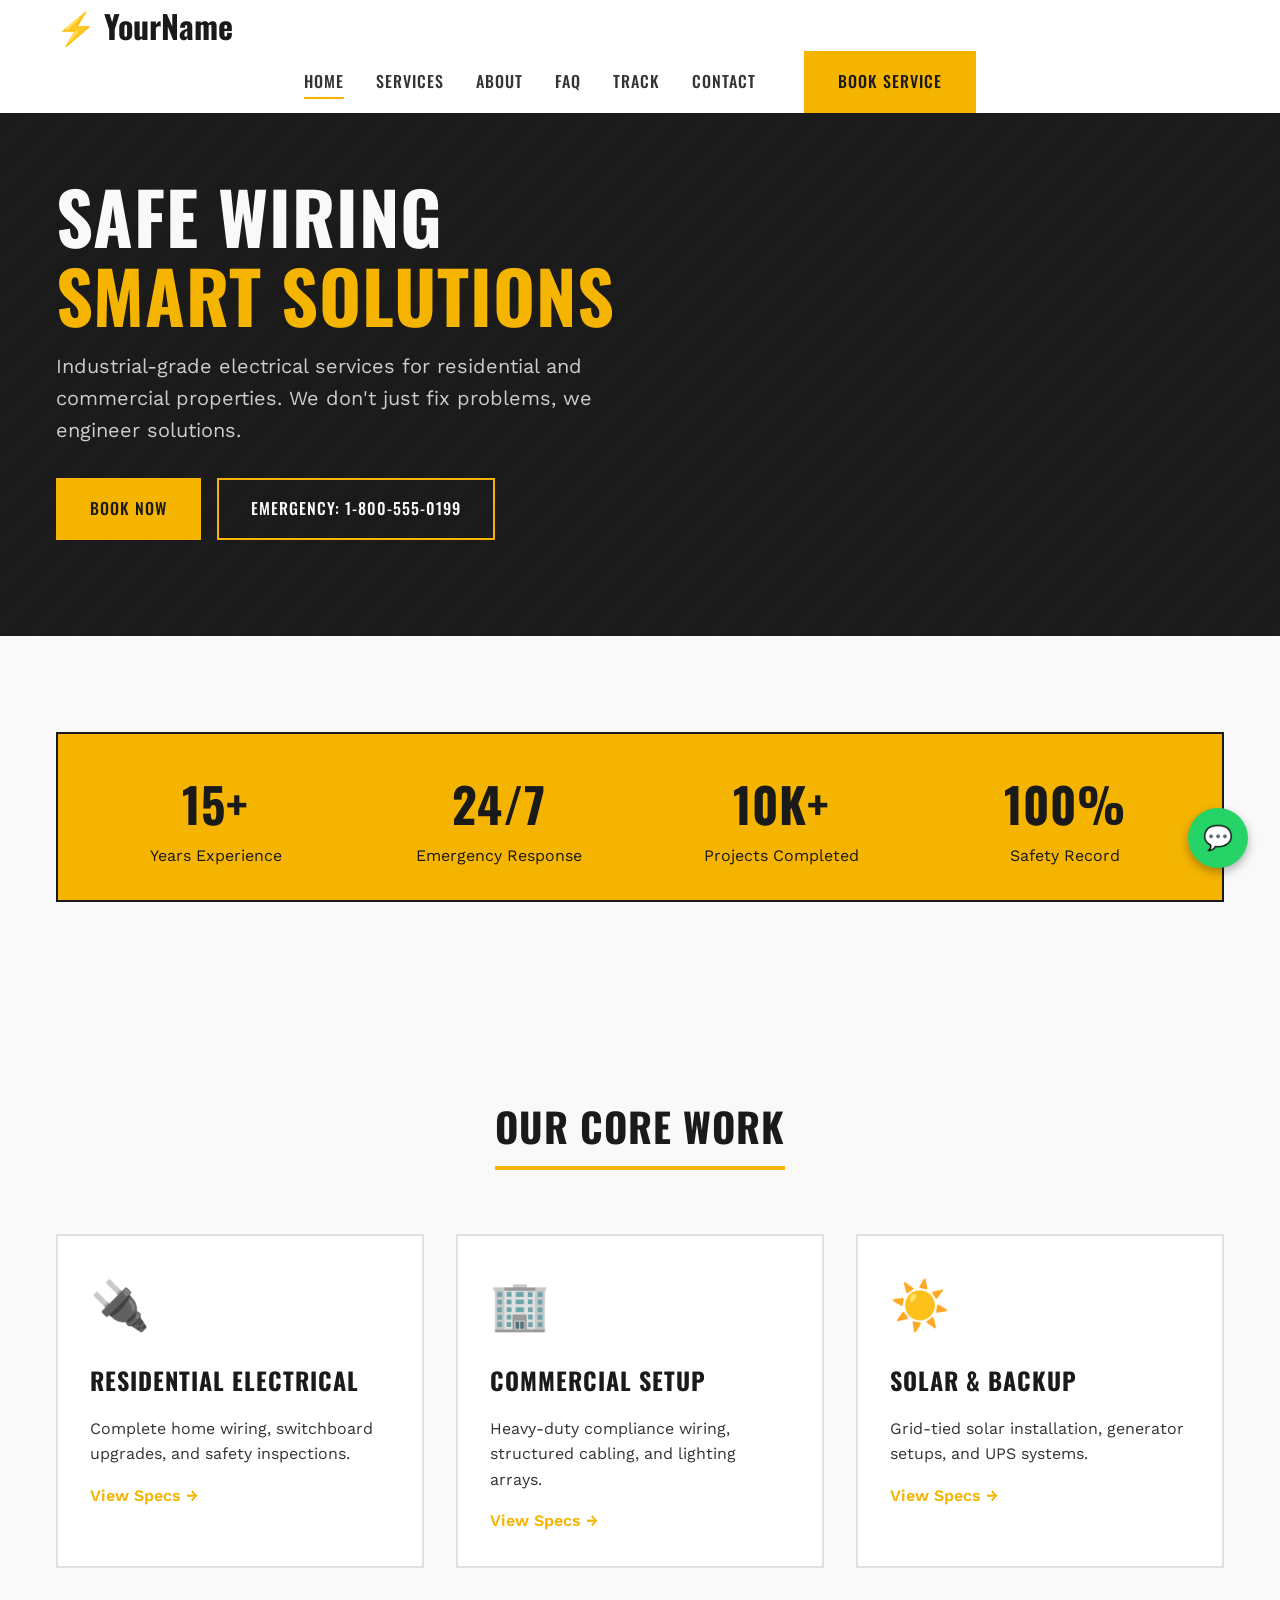
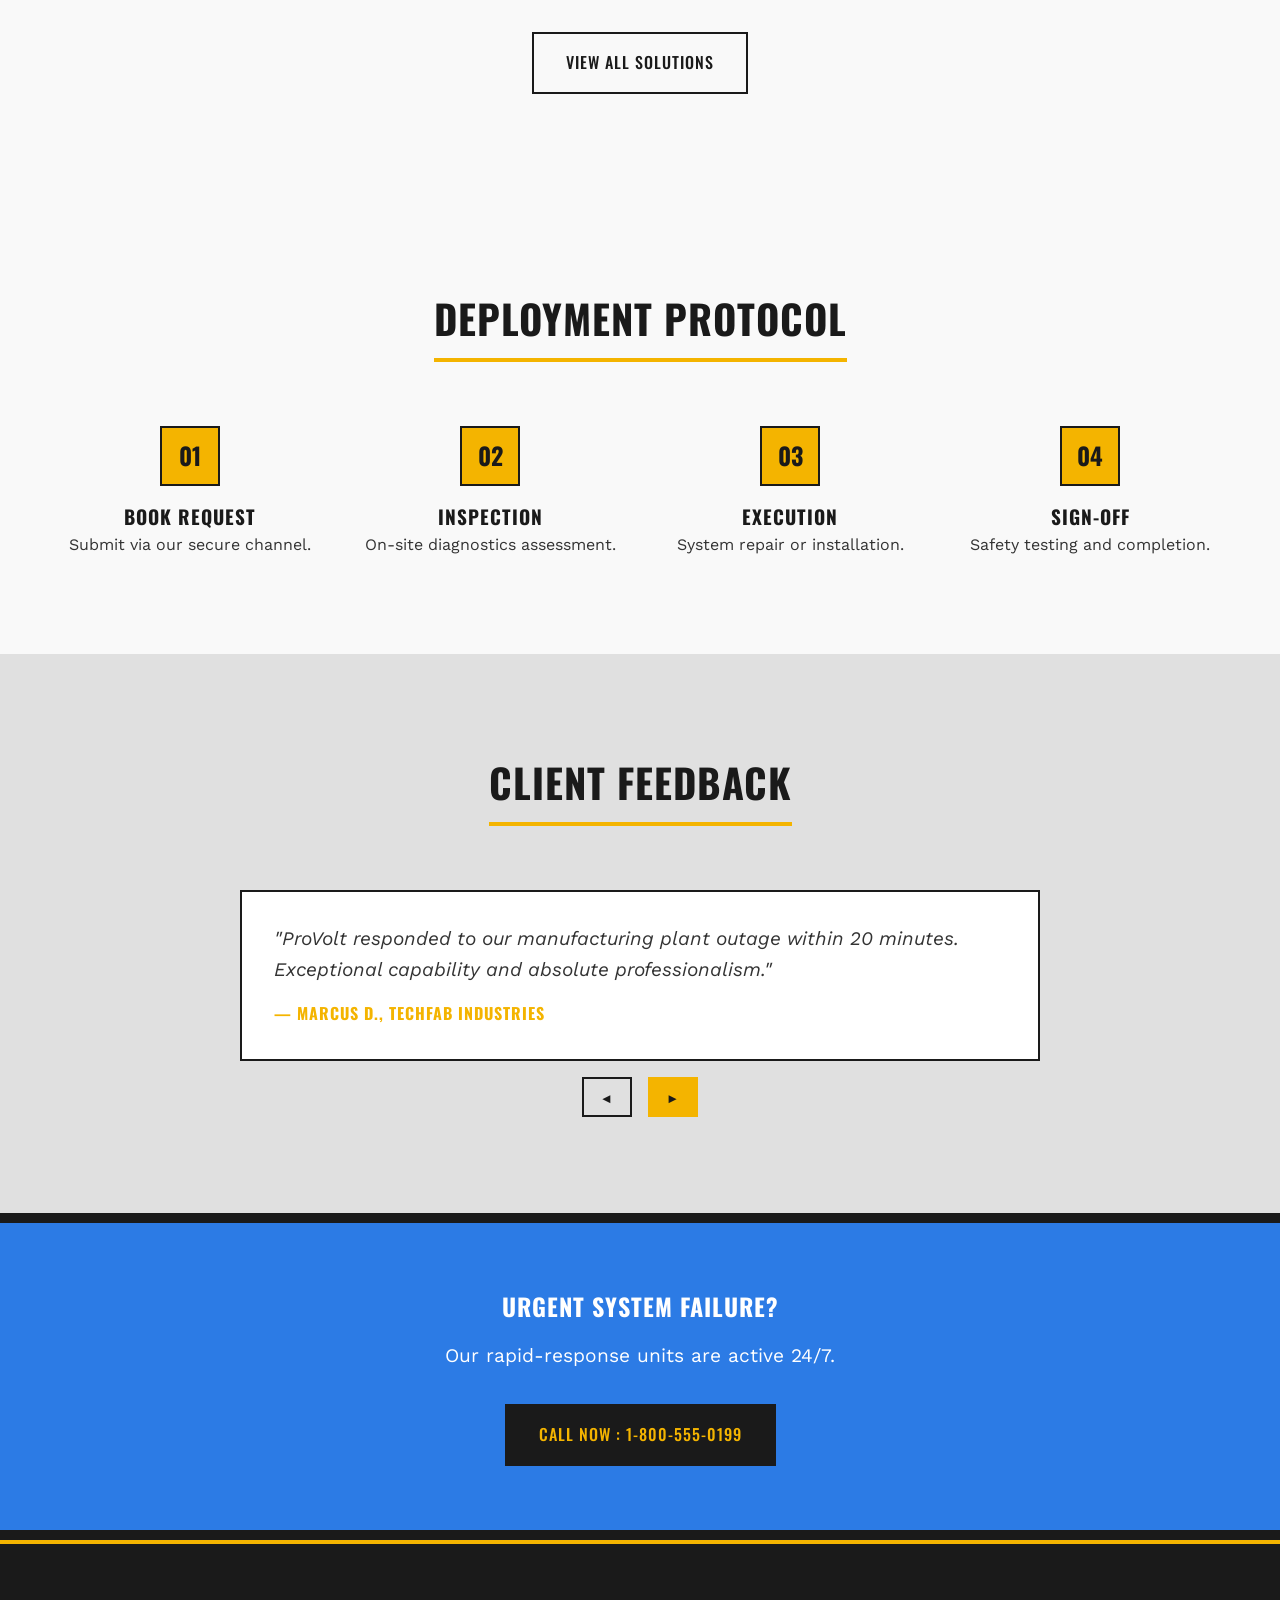
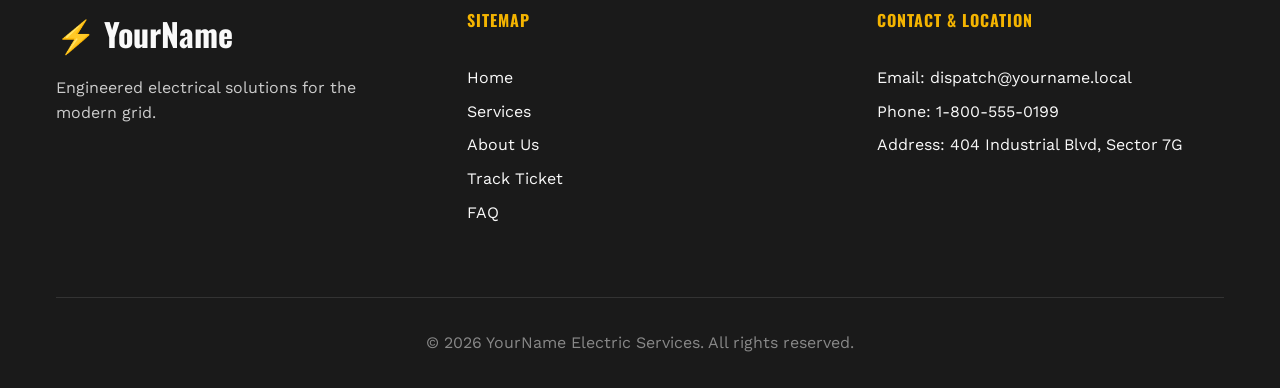
<file: index.html>
<!DOCTYPE html>
<html lang="en">

<head>
  <meta charset="UTF-8">
  <meta name="viewport" content="width=device-width, initial-scale=1.0">
  <meta name="description"
    content="YourName Electric Services - Safe Wiring, Smart Solutions, 24/7 Emergency Support for Residential and Commercial clients.">
  <meta name="keywords" content="electrician, electrical repair, wiring, switchboards, Solar installation">
  <title>YourName Electric Services | 24/7 Support</title>

  <link rel="stylesheet" href="css/style.css">
  <link rel="stylesheet" href="css/animations.css">
  <link rel="stylesheet" href="css/responsive.css">
</head>

<body>
  <!-- Loading overlay -->
  <div id="global-loader" class="loader-wrapper">
    <div class="loader"></div>
  </div>

  <!-- Navbar -->
  <header class="navbar" id="navbar">
    <div class="container flex-between" style="height: 100%;">
      <div class="logo">
        <span class="logo-icon">⚡</span> <a href="index.html">YourName</a>
      </div>
      <nav id="nav-links" class="nav-links flex-center">
        <a href="index.html" class="active">Home</a>
        <a href="services.html">Services</a>
        <a href="about.html">About</a>
        <a href="faq.html">FAQ</a>
        <a href="track.html">Track</a>
        <a href="contact.html">Contact</a>
        <a href="booking.html" class="btn btn-primary" style="margin-left: var(--space-sm);">Book Service</a>
      </nav>
      <button class="mobile-menu-btn" id="mobile-menu-btn" aria-label="Toggle menu">☰</button>
    </div>
  </header>

  <!-- Hero Section -->
  <main>
    <section class="hero flex-center">
      <div class="container">
        <div class="hero-content reveal">
          <h1>Safe Wiring <br><span class="text-primary">Smart Solutions</span></h1>
          <p>Industrial-grade electrical services for residential and commercial properties. We don't just fix problems,
            we engineer solutions.</p>
          <div class="flex" style="gap: 1rem;">
            <a href="booking.html" class="btn btn-primary">Book Now</a>
            <a href="tel:+18005550199" class="btn btn-outline"
              style="color: var(--clr-bg); border-color: var(--clr-primary);">Emergency: 1-800-555-0199</a>
          </div>
        </div>
      </div>
    </section>

    <!-- Trust / Stats Section -->
    <section class="stats section-padding">
      <div class="container">
        <div class="grid stats-grid reveal">
          <div class="stat-item">
            <h3>15+</h3>
            <p>Years Experience</p>
          </div>
          <div class="stat-item">
            <h3>24/7</h3>
            <p>Emergency Response</p>
          </div>
          <div class="stat-item">
            <h3>10K+</h3>
            <p>Projects Completed</p>
          </div>
          <div class="stat-item">
            <h3>100%</h3>
            <p>Safety Record</p>
          </div>
        </div>
      </div>
    </section>

    <!-- Services Preview Section -->
    <section class="services section-padding" style="background-color: var(--clr-bg)">
      <div class="container">
        <div class="section-header reveal">
          <h2>Our Core Work</h2>
        </div>
        <div class="grid service-cards reveal" id="home-service-preview">
          <!-- Dynamically populated from localStorage -->
          <div class="card">
            <div class="card-icon">🔌</div>
            <h3>Residential Electrical</h3>
            <p>Complete home wiring, switchboard upgrades, and safety inspections.</p>
            <a href="service-details.html" class="text-primary"
              style="font-weight: 600; margin-top: 1rem; display: inline-block;">View Specs &rarr;</a>
          </div>
          <div class="card">
            <div class="card-icon">🏢</div>
            <h3>Commercial Setup</h3>
            <p>Heavy-duty compliance wiring, structured cabling, and lighting arrays.</p>
            <a href="service-details.html" class="text-primary"
              style="font-weight: 600; margin-top: 1rem; display: inline-block;">View Specs &rarr;</a>
          </div>
          <div class="card">
            <div class="card-icon">☀️</div>
            <h3>Solar & Backup</h3>
            <p>Grid-tied solar installation, generator setups, and UPS systems.</p>
            <a href="service-details.html" class="text-primary"
              style="font-weight: 600; margin-top: 1rem; display: inline-block;">View Specs &rarr;</a>
          </div>
        </div>

        <div style="text-align: center; margin-top: var(--space-lg);" class="reveal">
          <a href="services.html" class="btn btn-outline">View All Solutions</a>
        </div>
      </div>
    </section>

    <!-- Process Section -->
    <section class="process section-padding">
      <div class="container">
        <div class="section-header reveal">
          <h2>Deployment Protocol</h2>
        </div>
        <div class="grid process-grid reveal">
          <div class="process-step">
            <div class="process-step-number">01</div>
            <h4 style="font-family: var(--font-display); font-size: 1.2rem;">Book Request</h4>
            <p>Submit via our secure channel.</p>
          </div>
          <div class="process-step">
            <div class="process-step-number">02</div>
            <h4 style="font-family: var(--font-display); font-size: 1.2rem;">Inspection</h4>
            <p>On-site diagnostics assessment.</p>
          </div>
          <div class="process-step">
            <div class="process-step-number">03</div>
            <h4 style="font-family: var(--font-display); font-size: 1.2rem;">Execution</h4>
            <p>System repair or installation.</p>
          </div>
          <div class="process-step">
            <div class="process-step-number">04</div>
            <h4 style="font-family: var(--font-display); font-size: 1.2rem;">Sign-off</h4>
            <p>Safety testing and completion.</p>
          </div>
        </div>
      </div>
    </section>

    <!-- Testimonials Slider -->
    <section class="testimonials section-padding" style="background-color: var(--clr-border)">
      <div class="container reveal">
        <div class="section-header">
          <h2>Client Feedback</h2>
        </div>
        <div id="testimonial-slider" style="max-width: 800px; margin: 0 auto;">
          <div class="testimonial-slide">
            <p style="font-size: 1.2rem; font-style: italic;">"ProVolt responded to our manufacturing plant outage
              within 20 minutes. Exceptional capability and absolute professionalism."</p>
            <h4 style="margin-top: 1rem; font-family: var(--font-display); color: var(--clr-primary);">— Marcus D.,
              TechFab Industries</h4>
          </div>
          <div class="testimonial-slide">
            <p style="font-size: 1.2rem; font-style: italic;">"Upgraded our entire residential panel. Clean wiring,
              exact estimates, zero issues. The best utilitarian approach I've seen."</p>
            <h4 style="margin-top: 1rem; font-family: var(--font-display); color: var(--clr-primary);">— Sarah Jenkins
            </h4>
          </div>
          <div class="testimonial-slide">
            <p style="font-size: 1.2rem; font-style: italic;">"Solar panel integration was flawless. Their crew works
              with military precision."</p>
            <h4 style="margin-top: 1rem; font-family: var(--font-display); color: var(--clr-primary);">— Dr. H. Vance
            </h4>
          </div>
        </div>
      </div>
    </section>

    <!-- Emergency Banner -->
    <section class="emergency-banner reveal">
      <div class="container">
        <h2>URGENT SYSTEM FAILURE?</h2>
        <p style="margin: 1rem 0 2rem; font-size: 1.2rem;">Our rapid-response units are active 24/7.</p>
        <a href="tel:+18005550199" class="btn btn-primary"
          style="background: var(--clr-dominant); color: var(--clr-primary); border-color: var(--clr-dominant);">CALL
          NOW : 1-800-555-0199</a>
      </div>
    </section>
  </main>

  <!-- Footer -->
  <footer class="footer">
    <div class="container">
      <div class="grid footer-grid">
        <div class="footer-col">
          <div class="logo" style="margin-bottom: 1rem;">
            <span class="logo-icon">⚡</span> <span style="color: var(--clr-bg);">YourName</span>
          </div>
          <p style="color: #ccc;">Engineered electrical solutions for the modern grid.</p>
        </div>
        <div class="footer-col">
          <h4>Sitemap</h4>
          <ul>
            <li><a href="index.html">Home</a></li>
            <li><a href="services.html">Services</a></li>
            <li><a href="about.html">About Us</a></li>
            <li><a href="track.html">Track Ticket</a></li>
            <li><a href="faq.html">FAQ</a></li>
          </ul>
        </div>
        <div class="footer-col">
          <h4>Contact & Location</h4>
          <ul>
            <li>Email: dispatch@yourname.local</li>
            <li>Phone: 1-800-555-0199</li>
            <li>Address: 404 Industrial Blvd, Sector 7G</li>
          </ul>
        </div>
      </div>
      <div class="footer-bottom">
        <p>&copy;
          <script>document.write(new Date().getFullYear())</script> YourName Electric Services. All rights reserved.
        </p>
      </div>
    </div>
  </footer>

  <!-- Floating Global Elements -->
  <div class="floating-widget">
    <a href="#" class="float-btn back-top" id="back-top-btn" aria-label="Back to top">↑</a>
    <a href="https://wa.me/18005550199" class="float-btn whatsapp" aria-label="Chat on WhatsApp">💬</a>
  </div>

  <script src="js/main.js"></script>
  <script>
    document.addEventListener('DOMContentLoaded', () => {
      const previewWrapper = document.getElementById('home-service-preview');
      function updatePreview() {
        if (!previewWrapper) return;
        const srvs = JSON.parse(localStorage.getItem('provolt_services') || '[]');
        if (srvs.length === 0) return;

        const top3 = srvs.slice(0, 3);
        let html = '';
        const icons = ['🔌', '🏢', '☀️'];
        top3.forEach((s, i) => {
          html += `
            <div class="card">
              <div class="card-icon">${icons[i] || '⚡'}</div>
              <h3>${s.title}</h3>
              <p>${s.desc.length > 80 ? s.desc.substring(0, 80) + '...' : s.desc}</p>
              <a href="service-details.html?id=${s.id}" class="text-primary" style="font-weight: 600; margin-top: 1rem; display: inline-block;">View Specs &rarr;</a>
            </div>
          `;
        });
        previewWrapper.innerHTML = html;
      }
      updatePreview();
      window.addEventListener('storage', (e) => {
        if (e.key === 'provolt_services') updatePreview();
      });
    });
  </script>
  <script src="js/slider.js"></script>
</body>


</html>
</file>
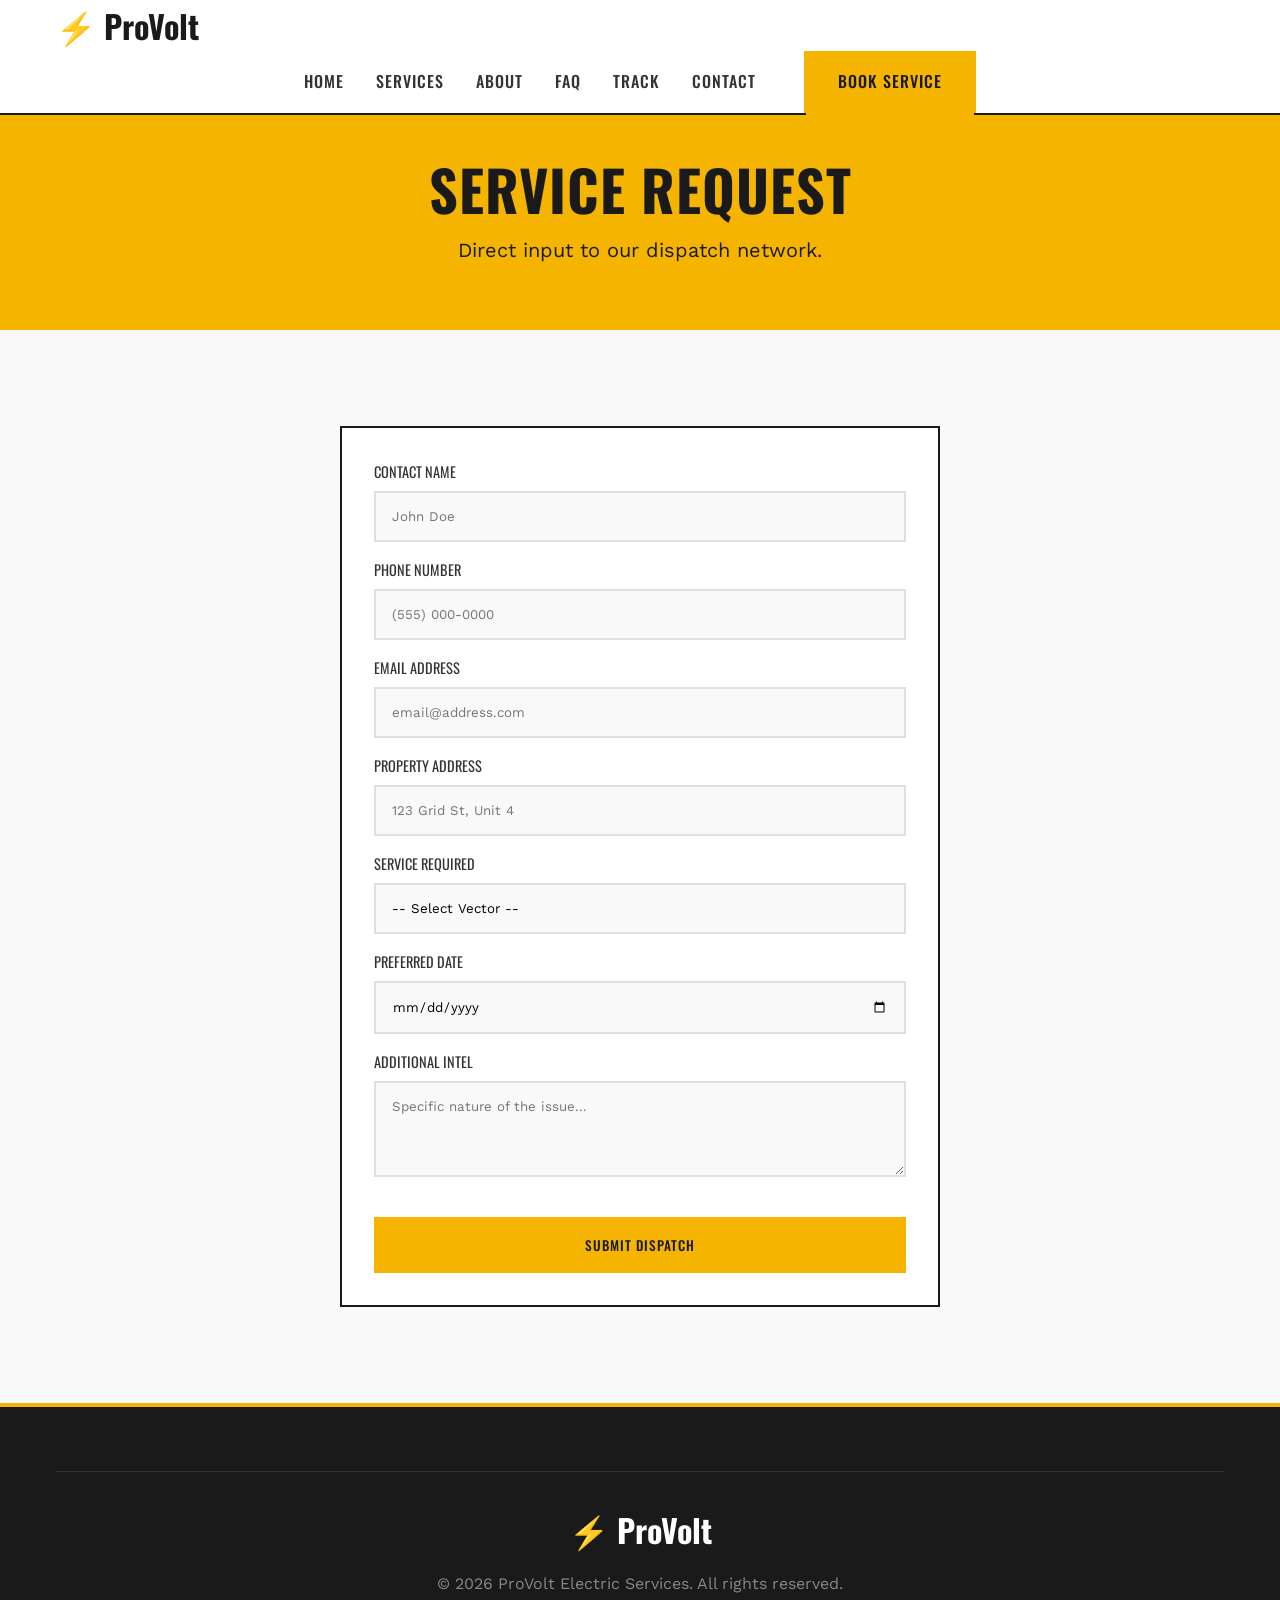
<file: booking.html>
<!DOCTYPE html>
<html lang="en">
<head>
  <meta charset="UTF-8">
  <meta name="viewport" content="width=device-width, initial-scale=1.0">
  <meta name="description" content="Book your electrical service online with ProVolt Electric. Fill out the form and our dispatch will verify.">
  <title>Book Service | ProVolt Electric Services</title>
  
  <link rel="stylesheet" href="css/style.css">
  <link rel="stylesheet" href="css/animations.css">
  <link rel="stylesheet" href="css/responsive.css">
</head>
<body>
  <header class="navbar" id="navbar">
    <div class="container flex-between" style="height: 100%;">
      <div class="logo">
        <span class="logo-icon">⚡</span> <a href="index.html">ProVolt</a>
      </div>
      <nav id="nav-links" class="nav-links flex-center">
        <a href="index.html">Home</a>
        <a href="services.html">Services</a>
        <a href="about.html">About</a>
        <a href="faq.html">FAQ</a>
        <a href="track.html">Track</a>
        <a href="contact.html">Contact</a>
        <a href="booking.html" class="btn btn-primary active" style="margin-left: var(--space-sm);">Book Service</a>
      </nav>
      <button class="mobile-menu-btn" id="mobile-menu-btn" aria-label="Toggle menu">☰</button>
    </div>
  </header>

  <main>
    <section class="service-header" style="padding-top: calc(80px + var(--space-lg)); background-color: var(--clr-primary);">
      <div class="container reveal">
        <h1 style="color: var(--clr-dominant);">Service Request</h1>
        <p style="color: var(--clr-dominant); font-size: 1.25rem;">Direct input to our dispatch network.</p>
      </div>
    </section>

    <section class="section-padding">
      <div class="container reveal">
        <div style="max-width: 600px; margin: 0 auto; background: var(--clr-surface); padding: var(--space-md); border: 2px solid var(--clr-dominant);">
          
          <form id="booking-form" novalidate>
            <div class="form-group">
              <label for="b-name">Contact Name</label>
              <input type="text" id="b-name" class="form-control" placeholder="John Doe">
              <span class="error-message"></span>
            </div>

            <div class="form-group">
              <label for="b-phone">Phone Number</label>
              <input type="tel" id="b-phone" class="form-control" placeholder="(555) 000-0000">
              <span class="error-message"></span>
            </div>

            <div class="form-group">
              <label for="b-email">Email Address</label>
              <input type="email" id="b-email" class="form-control" placeholder="email@address.com">
              <span class="error-message"></span>
            </div>
            
            <div class="form-group">
              <label for="b-address">Property Address</label>
              <input type="text" id="b-address" class="form-control" placeholder="123 Grid St, Unit 4">
              <span class="error-message"></span>
            </div>

            <div class="form-group">
              <label for="b-service">Service Required</label>
              <select id="b-service" class="form-control" style="appearance: none;">
                <option value="">-- Select Vector --</option>
                <option value="Residential">Residential Repair</option>
                <option value="Commercial">Commercial Job</option>
                <option value="Solar">Solar/Generator</option>
                <option value="Inspection">Safety Inspection</option>
                <option value="Emergency">EMERGENCY RESPONSE</option>
              </select>
              <span class="error-message"></span>
            </div>

            <div class="form-group">
              <label for="b-date">Preferred Date</label>
              <input type="date" id="b-date" class="form-control">
              <span class="error-message"></span>
            </div>

            <div class="form-group">
              <label for="b-message">Additional Intel</label>
              <textarea id="b-message" class="form-control" rows="4" placeholder="Specific nature of the issue..."></textarea>
            </div>

            <button type="submit" class="btn btn-primary" style="width: 100%; margin-top: 1rem;">SUBMIT DISPATCH</button>
          </form>

        </div>
      </div>
    </section>
  </main>

  <footer class="footer">
    <div class="container">
      <div class="footer-bottom" style="text-align: center;">
        <div class="logo flex-center" style="margin-bottom: 1rem; color: #fff;">
            <span class="logo-icon">⚡</span> ProVolt
        </div>
        <p>&copy; <script>document.write(new Date().getFullYear())</script> ProVolt Electric Services. All rights reserved.</p>
      </div>
    </div>
  </footer>

  <script src="js/main.js"></script>
  <script src="js/validation.js"></script>
  <script src="js/booking.js"></script>
</body>
</html>
</file>
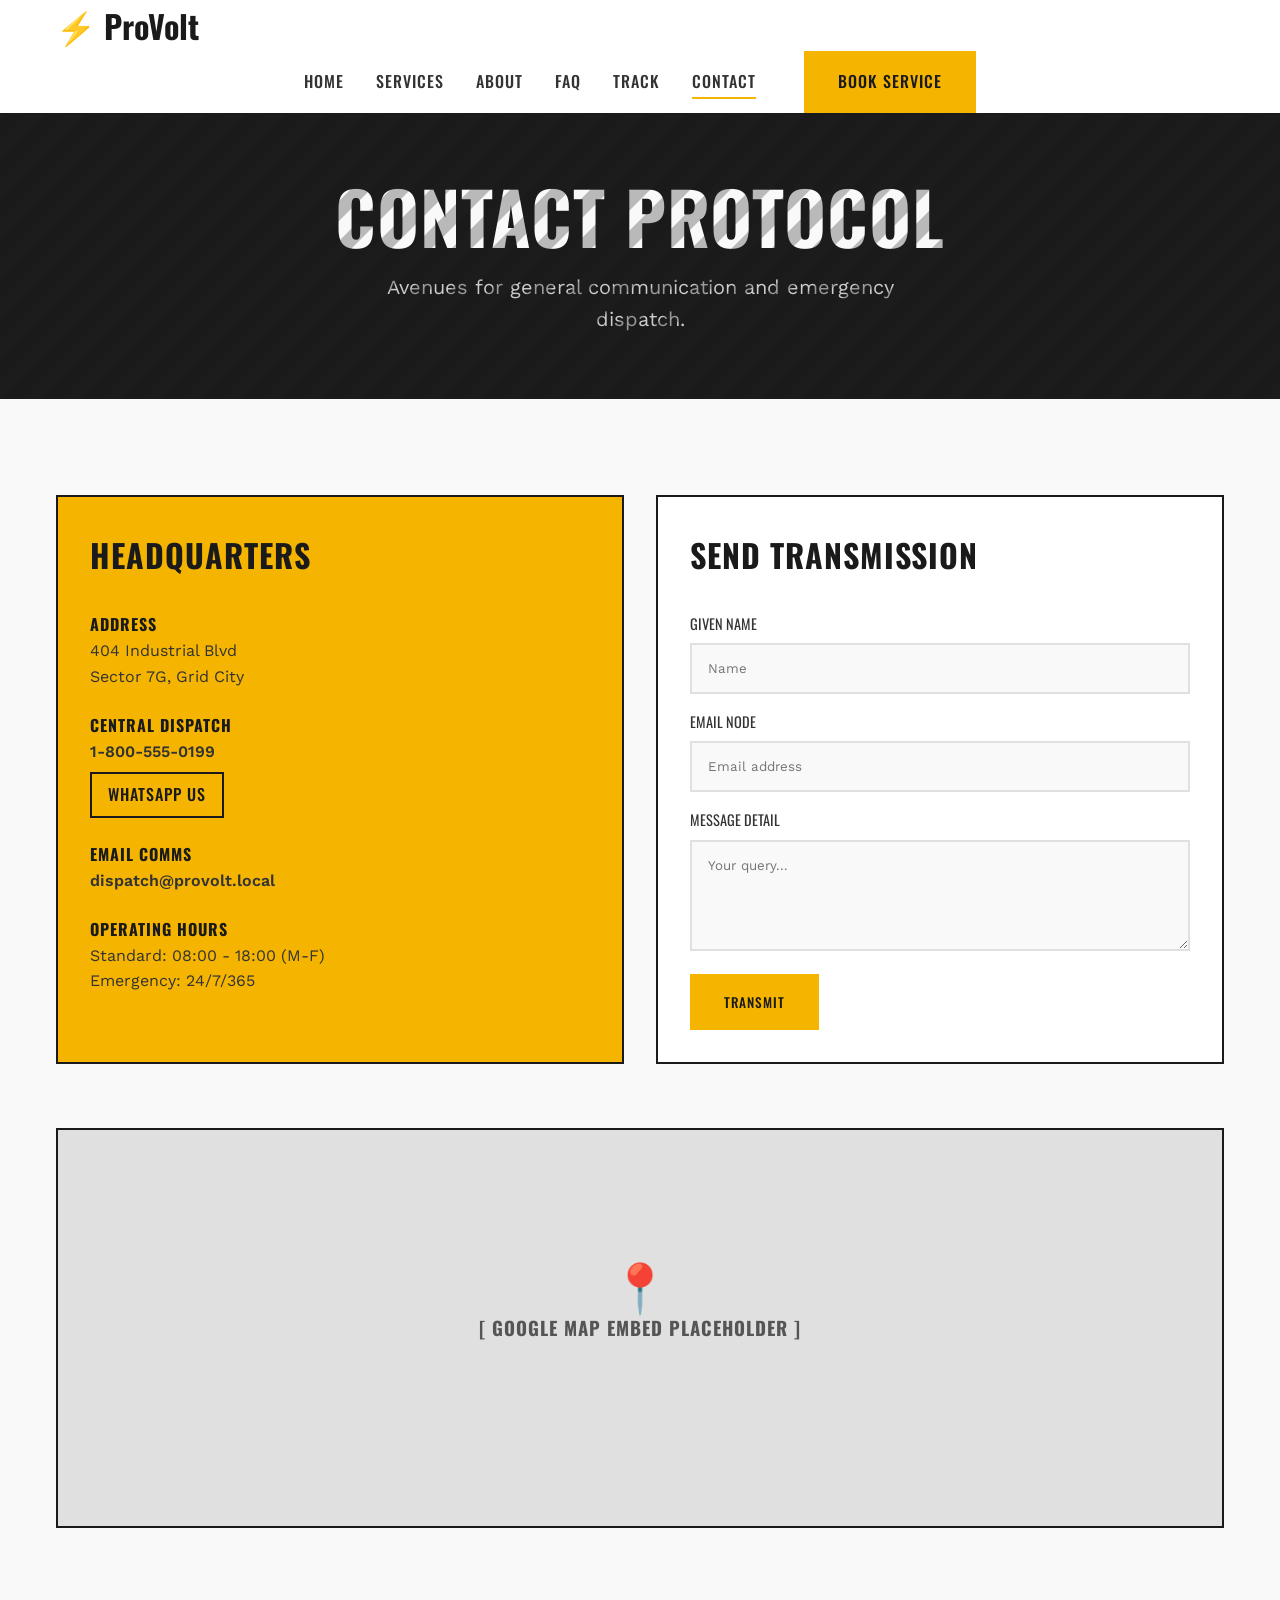
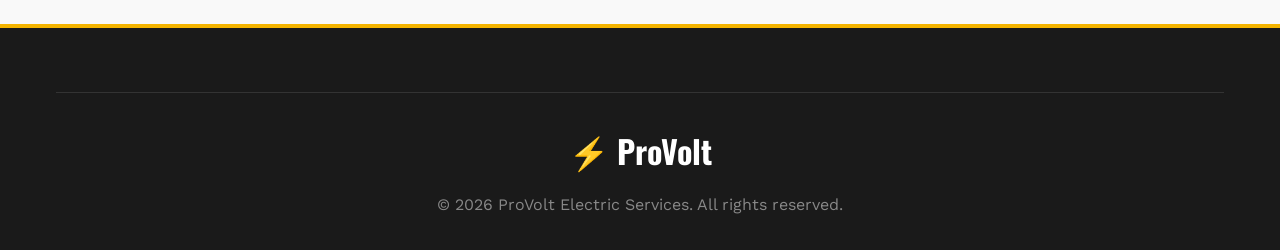
<file: contact.html>
<!DOCTYPE html>
<html lang="en">
<head>
  <meta charset="UTF-8">
  <meta name="viewport" content="width=device-width, initial-scale=1.0">
  <meta name="description" content="Contact ProVolt Electric Services. Find our address, email, and phone number, or submit a query.">
  <title>Contact Us | ProVolt Electric Services</title>
  
  <link rel="stylesheet" href="css/style.css">
  <link rel="stylesheet" href="css/animations.css">
  <link rel="stylesheet" href="css/responsive.css">
</head>
<body>
  <header class="navbar" id="navbar">
    <div class="container flex-between" style="height: 100%;">
      <div class="logo">
        <span class="logo-icon">⚡</span> <a href="index.html">ProVolt</a>
      </div>
      <nav id="nav-links" class="nav-links flex-center">
        <a href="index.html">Home</a>
        <a href="services.html">Services</a>
        <a href="about.html">About</a>
        <a href="faq.html">FAQ</a>
        <a href="track.html">Track</a>
        <a href="contact.html" class="active">Contact</a>
        <a href="booking.html" class="btn btn-primary" style="margin-left: var(--space-sm);">Book Service</a>
      </nav>
      <button class="mobile-menu-btn" id="mobile-menu-btn" aria-label="Toggle menu">☰</button>
    </div>
  </header>

  <main>
    <section class="hero" style="padding-bottom: var(--space-lg); text-align: center;">
      <div class="container reveal">
        <h1>Contact Protocol</h1>
        <p style="max-width: 600px; margin: 0 auto; color: #ccc;">Avenues for general communication and emergency dispatch.</p>
      </div>
    </section>

    <section class="contact section-padding">
      <div class="container">
        <div class="grid" style="grid-template-columns: repeat(auto-fit, minmax(300px, 1fr));">
          
          <!-- Contact Info Panel -->
          <div class="contact-info reveal" style="padding: var(--space-md); background: var(--clr-primary); border: 2px solid var(--clr-dominant);">
            <h2 style="font-family: var(--font-display); font-size: 2rem; margin-bottom: 2rem;">Headquarters</h2>
            
            <div style="margin-bottom: 1.5rem;">
              <h4 style="font-family: var(--font-display); text-transform: uppercase;">Address</h4>
              <p>404 Industrial Blvd<br>Sector 7G, Grid City</p>
            </div>
            
            <div style="margin-bottom: 1.5rem;">
              <h4 style="font-family: var(--font-display); text-transform: uppercase;">Central Dispatch</h4>
              <p><a href="tel:18005550199" style="font-weight: 600;">1-800-555-0199</a></p>
              <a href="https://wa.me/18005550199" class="btn btn-outline" style="margin-top: 0.5rem; padding: 0.5rem 1rem;">WhatsApp Us</a>
            </div>

            <div style="margin-bottom: 1.5rem;">
              <h4 style="font-family: var(--font-display); text-transform: uppercase;">Email Comms</h4>
              <p><a href="mailto:dispatch@provolt.local" style="font-weight: 600;">dispatch@provolt.local</a></p>
            </div>

            <div>
              <h4 style="font-family: var(--font-display); text-transform: uppercase;">Operating Hours</h4>
              <p>Standard: 08:00 - 18:00 (M-F)<br>Emergency: 24/7/365</p>
            </div>
          </div>

          <!-- Contact Form Panel -->
          <div class="contact-form-panel reveal" style="padding: var(--space-md); border: 2px solid var(--clr-dominant); background: var(--clr-surface);">
            <h2 style="font-family: var(--font-display); font-size: 2rem; margin-bottom: 2rem;">Send Transmission</h2>
            <form id="contact-form" novalidate>
              <div class="form-group">
                <label for="c-name">Given Name</label>
                <input type="text" id="c-name" class="form-control" placeholder="Name">
                <span class="error-message"></span>
              </div>
              <div class="form-group">
                <label for="c-email">Email Node</label>
                <input type="email" id="c-email" class="form-control" placeholder="Email address">
                <span class="error-message"></span>
              </div>
              <div class="form-group">
                <label for="c-message">Message Detail</label>
                <textarea id="c-message" class="form-control" rows="5" placeholder="Your query..."></textarea>
                <span class="error-message"></span>
              </div>
              <button type="submit" class="btn btn-primary">Transmit</button>
            </form>
          </div>

        </div>

        <!-- Geo Map Placeholder -->
        <div class="map-placeholder reveal" style="margin-top: var(--space-lg); width: 100%; height: 400px; background: var(--clr-border); border: 2px solid var(--clr-dominant); display: flex; align-items: center; justify-content: center; position: relative;">
          <!-- Real implementation would embed Google Maps iframe here -->
          <h3 style="color: var(--clr-text-muted); font-family: var(--font-display);">[ GOOGLE MAP EMBED PLACEHOLDER ]</h3>
          <div style="position: absolute; top: 50%; left: 50%; transform: translate(-50%, -100%); font-size: 3rem; color: var(--clr-primary);">📍</div>
        </div>

      </div>
    </section>

  </main>

  <footer class="footer">
    <div class="container">
      <div class="footer-bottom" style="text-align: center;">
        <div class="logo flex-center" style="margin-bottom: 1rem; color: #fff;">
            <span class="logo-icon">⚡</span> ProVolt
        </div>
        <p>&copy; <script>document.write(new Date().getFullYear())</script> ProVolt Electric Services. All rights reserved.</p>
      </div>
    </div>
  </footer>

  <script src="js/main.js"></script>
  <script src="js/validation.js"></script>
  <script src="js/contact.js"></script>
</body>
</html>
</file>
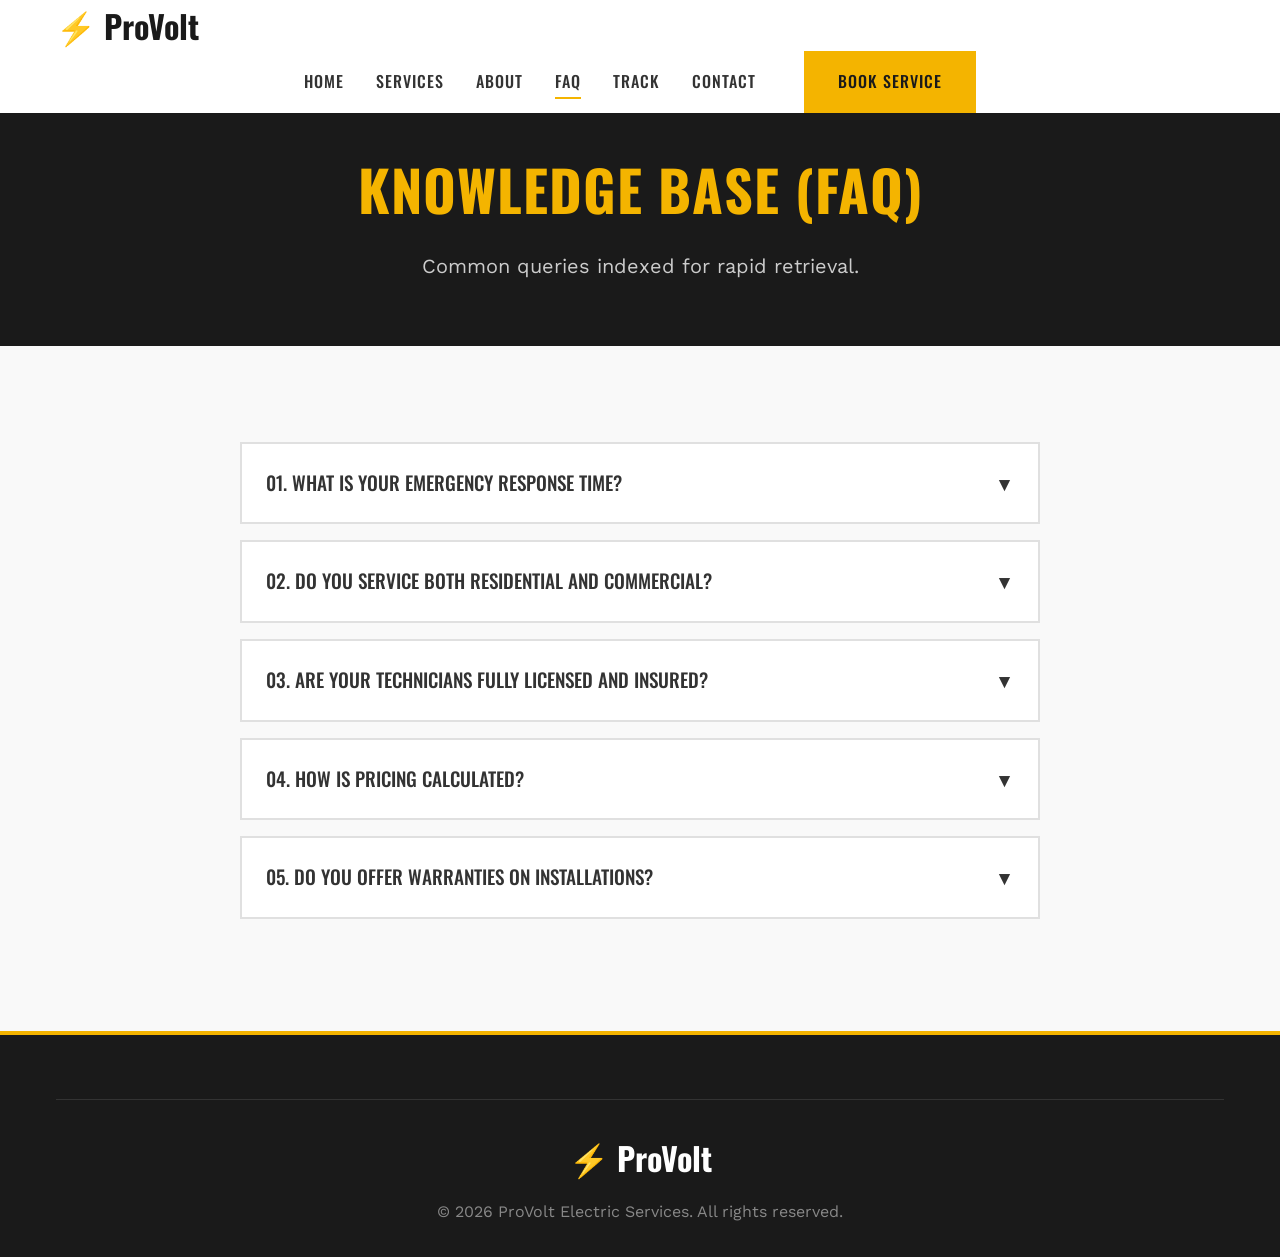
<file: faq.html>
<!DOCTYPE html>
<html lang="en">
<head>
  <meta charset="UTF-8">
  <meta name="viewport" content="width=device-width, initial-scale=1.0">
  <meta name="description" content="Frequently Asked Questions about ProVolt Electric Services. Pricing, response time, and warranties.">
  <title>FAQ | ProVolt Electric Services</title>
  
  <link rel="stylesheet" href="css/style.css">
  <link rel="stylesheet" href="css/animations.css">
  <link rel="stylesheet" href="css/responsive.css">
</head>
<body>
  <header class="navbar" id="navbar">
    <div class="container flex-between" style="height: 100%;">
      <div class="logo">
        <span class="logo-icon">⚡</span> <a href="index.html">ProVolt</a>
      </div>
      <nav id="nav-links" class="nav-links flex-center">
        <a href="index.html">Home</a>
        <a href="services.html">Services</a>
        <a href="about.html">About</a>
        <a href="faq.html" class="active">FAQ</a>
        <a href="track.html">Track</a>
        <a href="contact.html">Contact</a>
        <a href="booking.html" class="btn btn-primary" style="margin-left: var(--space-sm);">Book Service</a>
      </nav>
      <button class="mobile-menu-btn" id="mobile-menu-btn" aria-label="Toggle menu">☰</button>
    </div>
  </header>

  <main>
    <section class="service-header reveal" style="padding-top: calc(80px + var(--space-lg));">
      <div class="container">
        <h1>Knowledge Base (FAQ)</h1>
        <p style="font-size: 1.25rem; margin-top: 1rem; color: #ccc;">Common queries indexed for rapid retrieval.</p>
      </div>
    </section>

    <section class="section-padding">
      <div class="container reveal">
        <div style="max-width: 800px; margin: 0 auto;">
          
          <div class="faq-item">
            <div class="faq-question">
              <span>01. What is your emergency response time?</span>
              <i>▼</i>
            </div>
            <div class="faq-answer">
              <p>For critical infrastructure failures and immediate safety hazards, our dispatch units are active 24/7 and typically arrive within 45 minutes of request confirmation.</p>
            </div>
          </div>

          <div class="faq-item">
            <div class="faq-question">
              <span>02. Do you service both residential and commercial?</span>
              <i>▼</i>
            </div>
            <div class="faq-answer">
              <p>Yes. Our teams are split into specialized units for Residential (home wiring, panels) and Commercial (industrial, 3-phase, high load) environments.</p>
            </div>
          </div>

          <div class="faq-item">
            <div class="faq-question">
              <span>03. Are your technicians fully licensed and insured?</span>
              <i>▼</i>
            </div>
            <div class="faq-answer">
              <p>Absolutely. Every master and journeyman on the ProVolt network carries state licensing, comprehensive liability insurance, and undergoes rigorous safety drills.</p>
            </div>
          </div>

          <div class="faq-item">
            <div class="faq-question">
              <span>04. How is pricing calculated?</span>
              <i>▼</i>
            </div>
            <div class="faq-answer">
              <p>We use a transparent flat-book algorithm. After diagnostic inspection, you receive a precise quote. No hourly inflation, no hidden fees.</p>
            </div>
          </div>

          <div class="faq-item">
            <div class="faq-question">
              <span>05. Do you offer warranties on installations?</span>
              <i>▼</i>
            </div>
            <div class="faq-answer">
              <p>Yes. Standard residential installations carry a minimum 2-year warranty on labor, and up to 10+ years on solar and generator systems depending on the manufacturer.</p>
            </div>
          </div>

        </div>
      </div>
    </section>
  </main>

  <footer class="footer">
    <div class="container">
      <div class="footer-bottom" style="text-align: center;">
        <div class="logo flex-center" style="margin-bottom: 1rem; color: #fff;">
            <span class="logo-icon">⚡</span> ProVolt
        </div>
        <p>&copy; <script>document.write(new Date().getFullYear())</script> ProVolt Electric Services. All rights reserved.</p>
      </div>
    </div>
  </footer>

  <script src="js/main.js"></script>
</body>
</html>
</file>
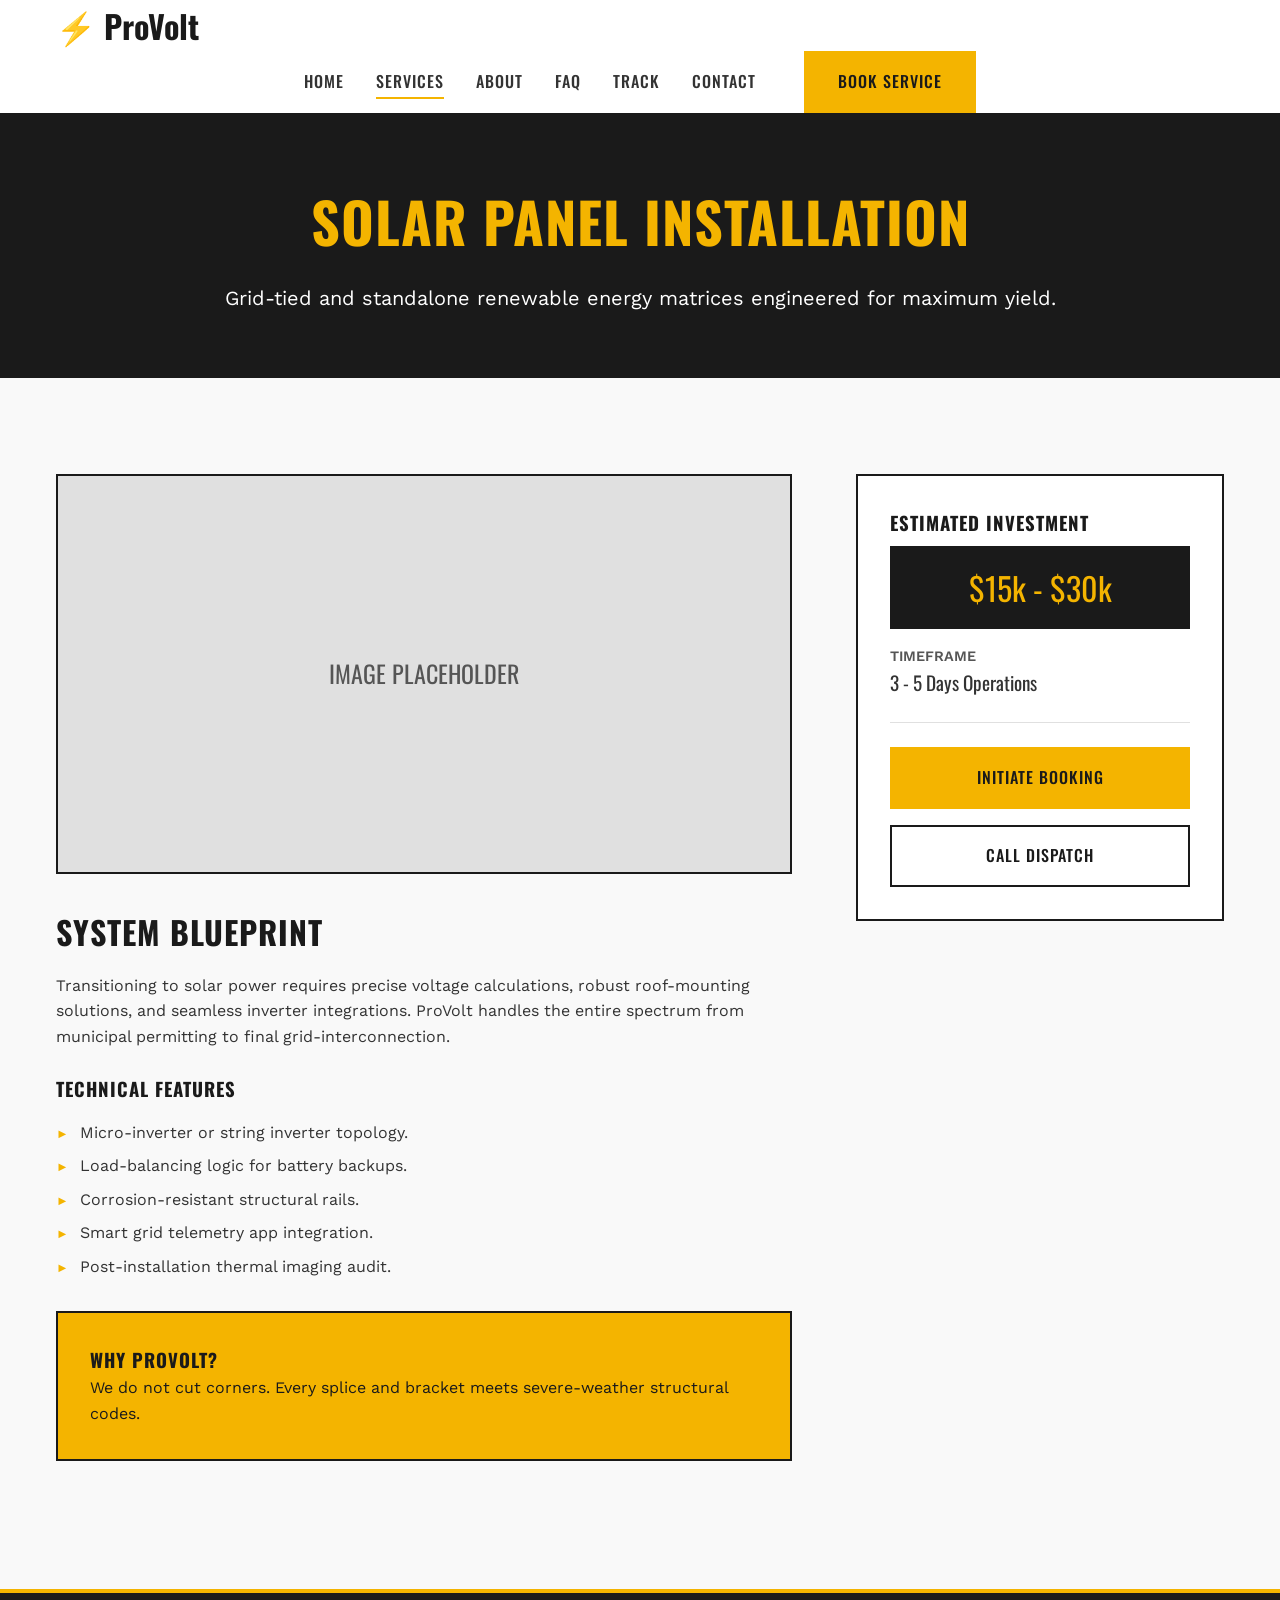
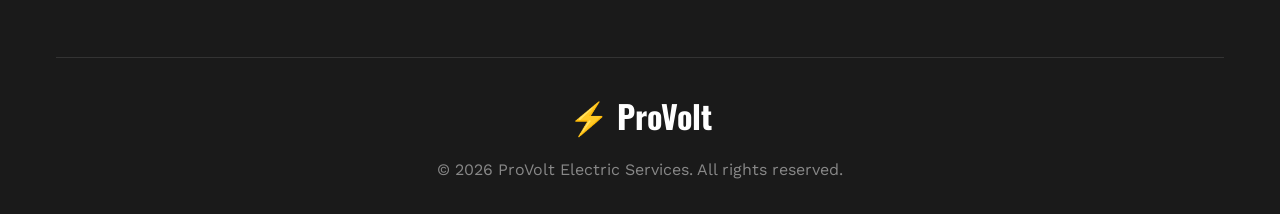
<file: service-details.html>
<!DOCTYPE html>
<html lang="en">
<head>
  <meta charset="UTF-8">
  <meta name="viewport" content="width=device-width, initial-scale=1.0">
  <meta name="description" content="Service Details for Solar Panel Installation by ProVolt Electric. View features, pricing, and book your service.">
  <title>Service Overview | ProVolt Electric Services</title>
  
  <link rel="stylesheet" href="css/style.css">
  <link rel="stylesheet" href="css/animations.css">
  <link rel="stylesheet" href="css/responsive.css">
</head>
<body>
  <header class="navbar" id="navbar">
    <div class="container flex-between" style="height: 100%;">
      <div class="logo">
        <span class="logo-icon">⚡</span> <a href="index.html">ProVolt</a>
      </div>
      <nav id="nav-links" class="nav-links flex-center">
        <a href="index.html">Home</a>
        <a href="services.html" class="active">Services</a>
        <a href="about.html">About</a>
        <a href="faq.html">FAQ</a>
        <a href="track.html">Track</a>
        <a href="contact.html">Contact</a>
        <a href="booking.html" class="btn btn-primary" style="margin-left: var(--space-sm);">Book Service</a>
      </nav>
      <button class="mobile-menu-btn" id="mobile-menu-btn" aria-label="Toggle menu">☰</button>
    </div>
  </header>

  <main>
    <section class="service-header reveal" style="padding-top: calc(80px + var(--space-xl));">
      <div class="container">
        <h1>Solar Panel Installation</h1> <!-- Example Service Template -->
        <p style="font-size: 1.25rem; margin-top: 1rem; color: #fff;">Grid-tied and standalone renewable energy matrices engineered for maximum yield.</p>
      </div>
    </section>

    <section class="section-padding">
      <div class="container reveal">
        <div class="grid service-content-grid">
          
          <div class="service-main-content">
            <div class="service-img-placeholder">
              <!-- Background image placeholder handled in CSS -->
            </div>
            <h2 style="font-family: var(--font-display); font-size: 2rem; margin-bottom: 1rem;">System Blueprint</h2>
            <p style="margin-bottom: 1.5rem;">Transitioning to solar power requires precise voltage calculations, robust roof-mounting solutions, and seamless inverter integrations. ProVolt handles the entire spectrum from municipal permitting to final grid-interconnection.</p>
            
            <h3 style="font-family: var(--font-display); margin-bottom: 1rem;">Technical Features</h3>
            <ul class="features-list" style="margin-bottom: 2rem;">
              <li>Micro-inverter or string inverter topology.</li>
              <li>Load-balancing logic for battery backups.</li>
              <li>Corrosion-resistant structural rails.</li>
              <li>Smart grid telemetry app integration.</li>
              <li>Post-installation thermal imaging audit.</li>
            </ul>

            <div style="background: var(--clr-primary); border: 2px solid var(--clr-dominant); padding: var(--space-md); margin-bottom: 2rem;">
              <h3 style="font-family: var(--font-display); color: var(--clr-dominant);">Why ProVolt?</h3>
              <p style="color: var(--clr-dominant);">We do not cut corners. Every splice and bracket meets severe-weather structural codes.</p>
            </div>
          </div>

          <div class="service-sidebar">
            <h3 style="font-family: var(--font-display); text-transform: uppercase; margin-bottom: 0.5rem;">Estimated Investment</h3>
            <div class="price-range">
              $15k - $30k
            </div>
            
            <div style="margin-bottom: 1.5rem; padding-bottom: 1.5rem; border-bottom: 1px solid var(--clr-border);">
              <span style="display: block; font-weight: 600; font-size: 0.9rem; color: var(--clr-text-muted);">TIMEFRAME</span>
              <span style="font-family: var(--font-display); font-size: 1.2rem;">3 - 5 Days Operations</span>
            </div>

            <a href="booking.html" class="btn btn-primary" style="width: 100%; text-align: center; margin-bottom: 1rem;">Initiate Booking</a>
            <a href="tel:18005550199" class="btn btn-outline" style="width: 100%; text-align: center;">Call Dispatch</a>
          </div>

        </div>
      </div>
    </section>

  </main>

  <footer class="footer">
    <div class="container">
      <div class="footer-bottom" style="text-align: center;">
        <div class="logo flex-center" style="margin-bottom: 1rem; color: #fff;">
            <span class="logo-icon">⚡</span> ProVolt
        </div>
        <p>&copy; <script>document.write(new Date().getFullYear())</script> ProVolt Electric Services. All rights reserved.</p>
      </div>
    </div>
  </footer>

  <script src="js/main.js"></script>
</body>
</html>
</file>
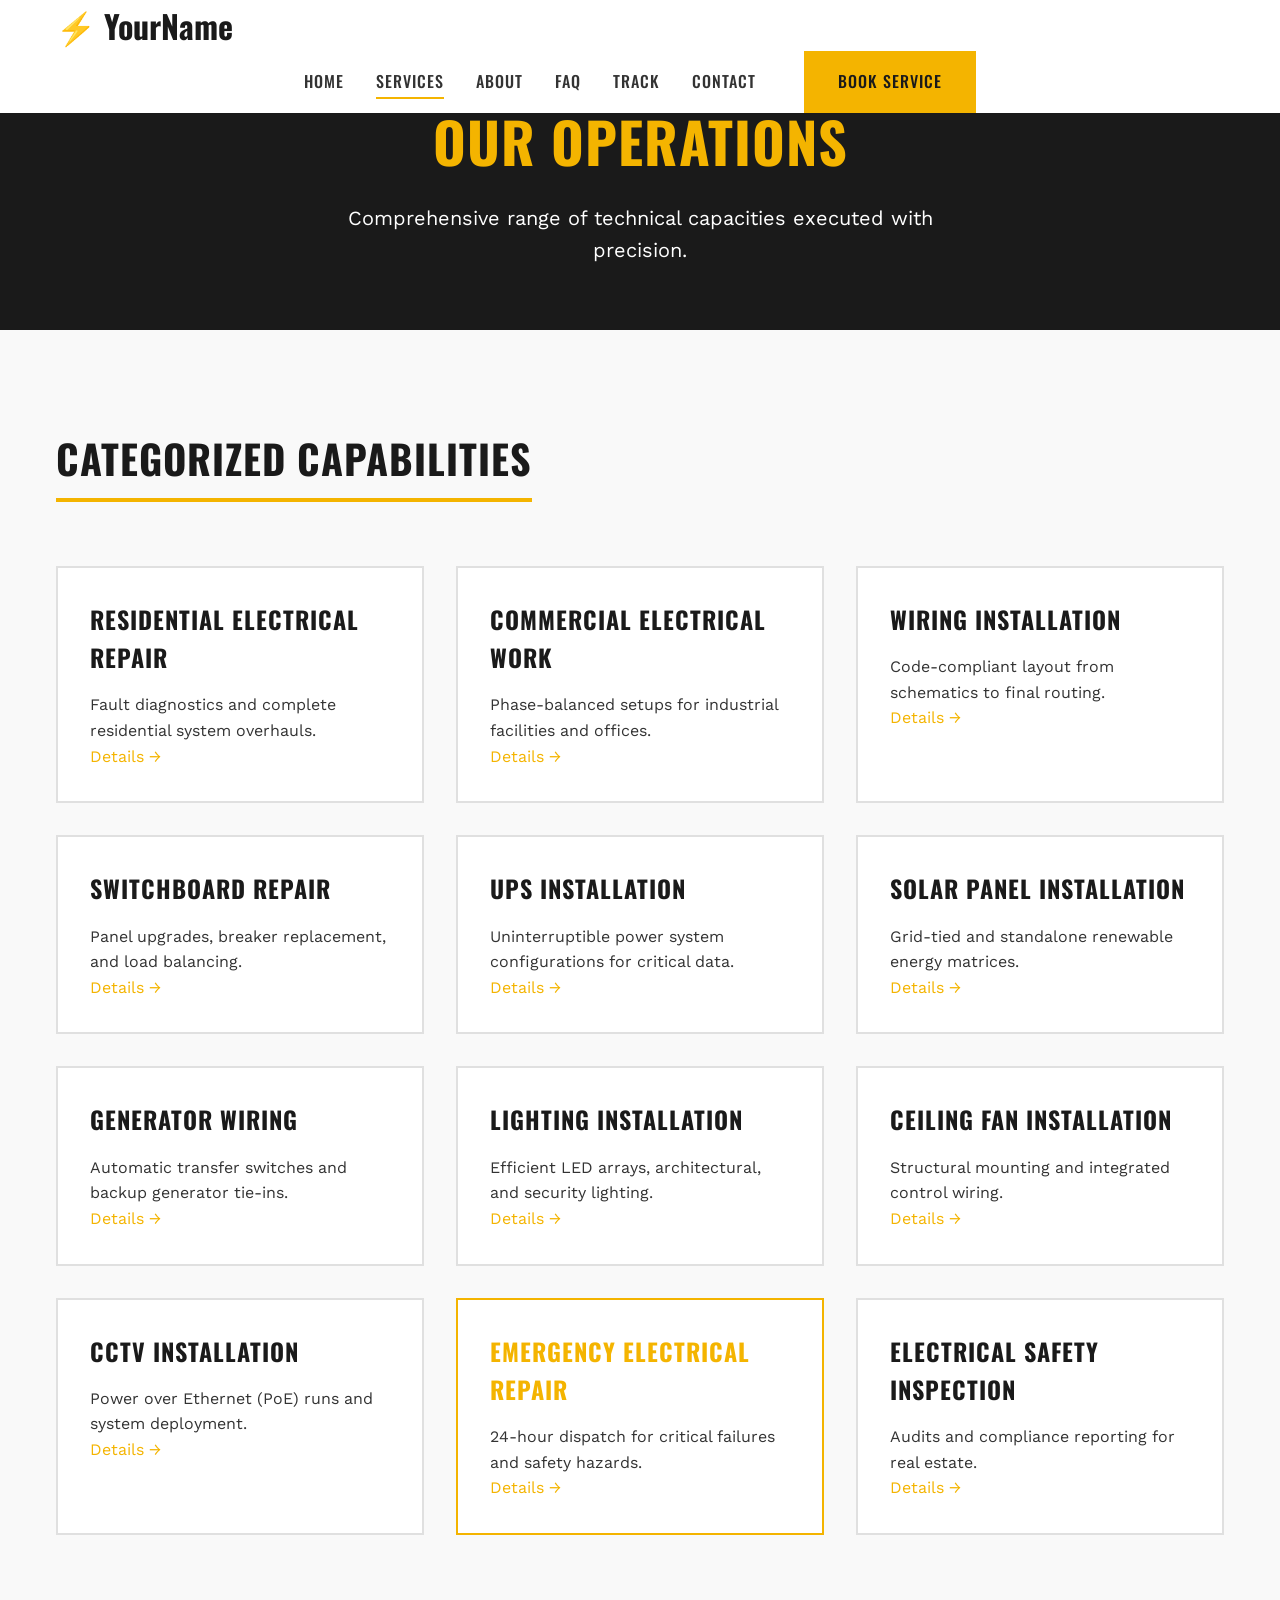
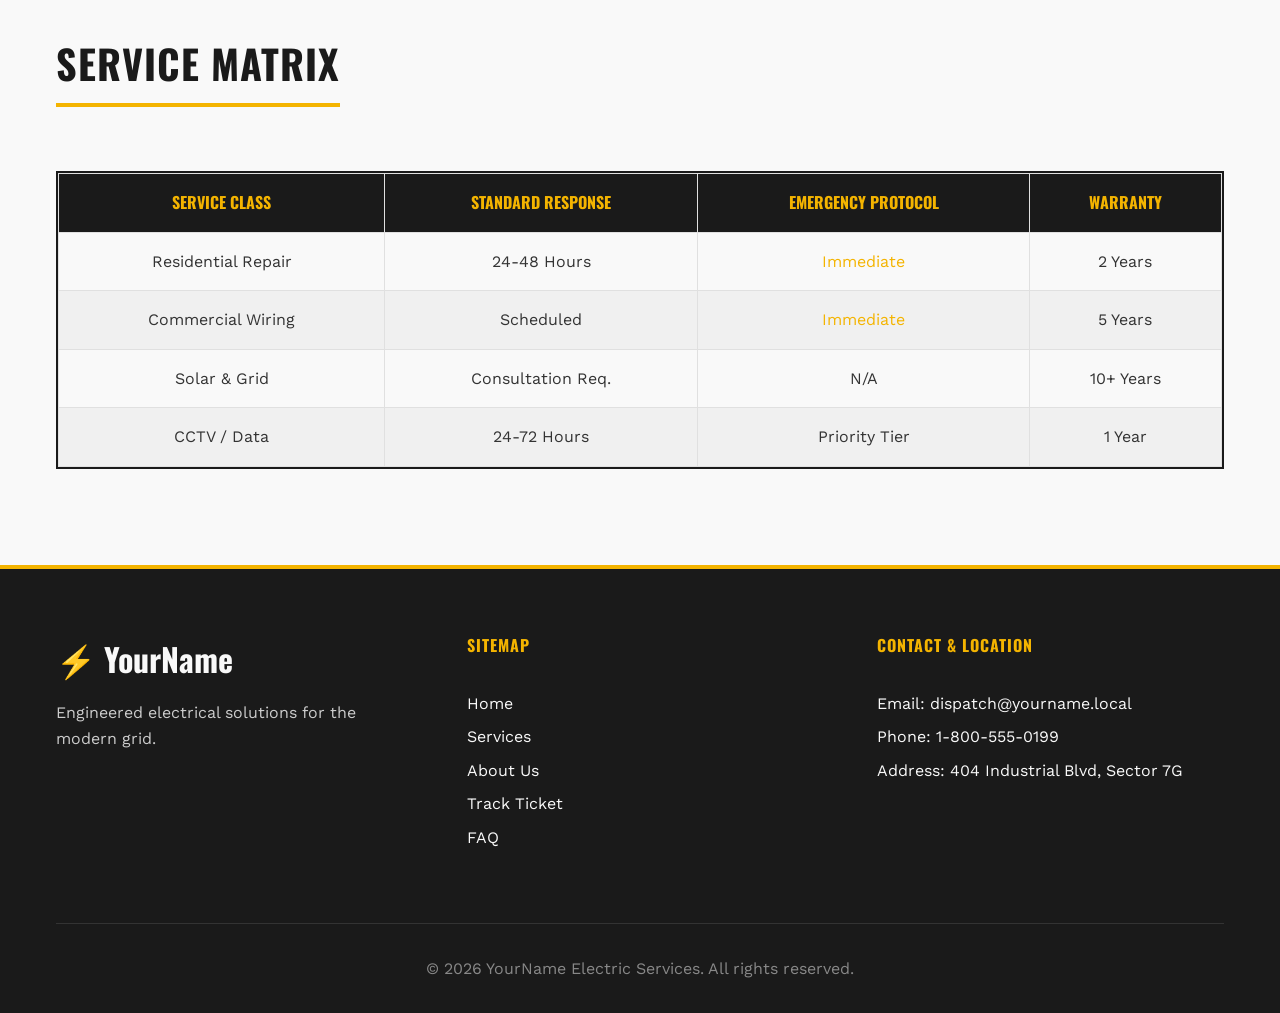
<file: services.html>
<!DOCTYPE html>
<html lang="en">
<head>
  <meta charset="UTF-8">
  <meta name="viewport" content="width=device-width, initial-scale=1.0">
  <meta name="description" content="View our comprehensive list of electrical services including residential, commercial, solar, wiring, and emergency response.">
  <title>Services | YourName Electric Services</title>
  
  <link rel="stylesheet" href="css/style.css">
  <link rel="stylesheet" href="css/animations.css">
  <link rel="stylesheet" href="css/responsive.css">
</head>
<body>
  <header class="navbar" id="navbar">
    <div class="container flex-between" style="height: 100%;">
      <div class="logo">
        <span class="logo-icon">⚡</span> <a href="index.html">YourName</a>
      </div>
      <nav id="nav-links" class="nav-links flex-center">
        <a href="index.html">Home</a>
        <a href="services.html" class="active">Services</a>
        <a href="about.html">About</a>
        <a href="faq.html">FAQ</a>
        <a href="track.html">Track</a>
        <a href="contact.html">Contact</a>
        <a href="booking.html" class="btn btn-primary" style="margin-left: var(--space-sm);">Book Service</a>
      </nav>
      <button class="mobile-menu-btn" id="mobile-menu-btn" aria-label="Toggle menu">☰</button>
    </div>
  </header>

  <main>
    <section class="service-header">
      <div class="container reveal">
        <h1>Our Operations</h1>
        <p style="font-size: 1.25rem; margin-top: 1rem; max-width: 600px; margin-left: auto; margin-right: auto;">Comprehensive range of technical capacities executed with precision.</p>
      </div>
    </section>

    <section class="services section-padding">
      <div class="container">
        
        <div class="section-header reveal text-left" style="text-align: left;">
          <h2>Categorized Capabilities</h2>
        </div>

        <div class="grid service-cards reveal">
          <!-- List of ALL services requested -->
          <div class="card">
            <h3>Residential Electrical Repair</h3>
            <p>Fault diagnostics and complete residential system overhauls.</p>
            <a href="service-details.html" class="text-primary mt-1">Details &rarr;</a>
          </div>
          <div class="card">
            <h3>Commercial Electrical Work</h3>
            <p>Phase-balanced setups for industrial facilities and offices.</p>
            <a href="service-details.html" class="text-primary">Details &rarr;</a>
          </div>
          <div class="card">
            <h3>Wiring Installation</h3>
            <p>Code-compliant layout from schematics to final routing.</p>
            <a href="service-details.html" class="text-primary">Details &rarr;</a>
          </div>
          <div class="card">
            <h3>Switchboard Repair</h3>
            <p>Panel upgrades, breaker replacement, and load balancing.</p>
            <a href="service-details.html" class="text-primary">Details &rarr;</a>
          </div>
          <div class="card">
            <h3>UPS Installation</h3>
            <p>Uninterruptible power system configurations for critical data.</p>
            <a href="service-details.html" class="text-primary">Details &rarr;</a>
          </div>
          <div class="card">
            <h3>Solar Panel Installation</h3>
            <p>Grid-tied and standalone renewable energy matrices.</p>
            <a href="service-details.html" class="text-primary">Details &rarr;</a>
          </div>
          <div class="card">
            <h3>Generator Wiring</h3>
            <p>Automatic transfer switches and backup generator tie-ins.</p>
            <a href="service-details.html" class="text-primary">Details &rarr;</a>
          </div>
          <div class="card">
            <h3>Lighting Installation</h3>
            <p>Efficient LED arrays, architectural, and security lighting.</p>
            <a href="service-details.html" class="text-primary">Details &rarr;</a>
          </div>
          <div class="card">
            <h3>Ceiling Fan Installation</h3>
            <p>Structural mounting and integrated control wiring.</p>
            <a href="service-details.html" class="text-primary">Details &rarr;</a>
          </div>
          <div class="card">
            <h3>CCTV Installation</h3>
            <p>Power over Ethernet (PoE) runs and system deployment.</p>
            <a href="service-details.html" class="text-primary">Details &rarr;</a>
          </div>
          <div class="card" style="border-color: var(--clr-primary);">
            <h3 class="text-primary">Emergency Electrical Repair</h3>
            <p>24-hour dispatch for critical failures and safety hazards.</p>
            <a href="service-details.html" class="text-primary">Details &rarr;</a>
          </div>
          <div class="card">
            <h3>Electrical Safety Inspection</h3>
            <p>Audits and compliance reporting for real estate.</p>
            <a href="service-details.html" class="text-primary">Details &rarr;</a>
          </div>
        </div>

        <div class="section-header reveal text-left" style="text-align: left; margin-top: var(--space-xl);">
          <h2>Service Matrix</h2>
        </div>

        <div class="table-wrapper reveal">
          <table>
            <thead>
              <tr>
                <th>Service Class</th>
                <th>Standard Response</th>
                <th>Emergency Protocol</th>
                <th>Warranty</th>
              </tr>
            </thead>
            <tbody>
              <tr>
                <td>Residential Repair</td>
                <td>24-48 Hours</td>
                <td><span class="text-primary">Immediate</span></td>
                <td>2 Years</td>
              </tr>
              <tr>
                <td>Commercial Wiring</td>
                <td>Scheduled</td>
                <td><span class="text-primary">Immediate</span></td>
                <td>5 Years</td>
              </tr>
              <tr>
                <td>Solar & Grid</td>
                <td>Consultation Req.</td>
                <td>N/A</td>
                <td>10+ Years</td>
              </tr>
              <tr>
                <td>CCTV / Data</td>
                <td>24-72 Hours</td>
                <td>Priority Tier</td>
                <td>1 Year</td>
              </tr>
            </tbody>
          </table>
        </div>

      </div>
    </section>
  </main>

  <footer class="footer">
    <div class="container">
      <div class="grid footer-grid">
        <div class="footer-col">
          <div class="logo" style="margin-bottom: 1rem;">
            <span class="logo-icon">⚡</span> <span style="color: var(--clr-bg);">YourName</span>
          </div>
          <p style="color: #ccc;">Engineered electrical solutions for the modern grid.</p>
        </div>
        <div class="footer-col">
          <h4>Sitemap</h4>
          <ul>
            <li><a href="index.html">Home</a></li>
            <li><a href="services.html">Services</a></li>
            <li><a href="about.html">About Us</a></li>
            <li><a href="track.html">Track Ticket</a></li>
            <li><a href="faq.html">FAQ</a></li>
          </ul>
        </div>
        <div class="footer-col">
          <h4>Contact & Location</h4>
          <ul>
            <li>Email: dispatch@yourname.local</li>
            <li>Phone: 1-800-555-0199</li>
            <li>Address: 404 Industrial Blvd, Sector 7G</li>
          </ul>
        </div>
      </div>
      <div class="footer-bottom">
        <p>&copy; <script>document.write(new Date().getFullYear())</script> YourName Electric Services. All rights reserved.</p>
      </div>
    </div>
  </footer>

  <script src="js/main.js"></script>
  <script>
    document.addEventListener('DOMContentLoaded', () => {
      const servicesWrapper = document.querySelector('.service-cards');
      
      // Default initial services mapped from original HTML
      const defaultServices = [
        { id: 'SRV01', title: 'Residential Electrical Repair', desc: 'Fault diagnostics and complete residential system overhauls.' },
        { id: 'SRV02', title: 'Commercial Electrical Work', desc: 'Phase-balanced setups for industrial facilities and offices.' },
        { id: 'SRV03', title: 'Wiring Installation', desc: 'Code-compliant layout from schematics to final routing.' },
        { id: 'SRV04', title: 'Switchboard Repair', desc: 'Panel upgrades, breaker replacement, and load balancing.' },
        { id: 'SRV05', title: 'UPS Installation', desc: 'Uninterruptible power system configurations for critical data.' },
        { id: 'SRV06', title: 'Solar Panel Installation', desc: 'Grid-tied and standalone renewable energy matrices.' },
        { id: 'SRV07', title: 'Generator Wiring', desc: 'Automatic transfer switches and backup generator tie-ins.' },
        { id: 'SRV08', title: 'Lighting Installation', desc: 'Efficient LED arrays, architectural, and security lighting.' },
        { id: 'SRV09', title: 'Ceiling Fan Installation', desc: 'Structural mounting and integrated control wiring.' },
        { id: 'SRV10', title: 'CCTV Installation', desc: 'Power over Ethernet (PoE) runs and system deployment.' },
        { id: 'SRV11', title: 'Emergency Electrical Repair', desc: '24-hour dispatch for critical failures and safety hazards.' },
        { id: 'SRV12', title: 'Electrical Safety Inspection', desc: 'Audits and compliance reporting for real estate.' }
      ];

      // Seed if not present
      if (!localStorage.getItem('provolt_services')) {
        localStorage.setItem('provolt_services', JSON.stringify(defaultServices));
      }

      function loadServices() {
        if(!servicesWrapper) return;
        const currentServices = JSON.parse(localStorage.getItem('provolt_services') || '[]');
        if (currentServices.length === 0) return; // Keep existing HTML if error

        let html = '';
        currentServices.forEach(srv => {
          // Special border for emergency class if matches title
          const isEmergency = srv.title.toLowerCase().includes('emergency');
          const borderStyle = isEmergency ? 'style="border-color: var(--clr-primary);"' : '';
          const titleClass = isEmergency ? 'class="text-primary"' : '';

          html += `
          <div class="card" ${borderStyle}>
            <h3 ${titleClass}>${srv.title}</h3>
            <p>${srv.desc}</p>
            <a href="service-details.html?id=${srv.id}" class="text-primary mt-1">Details &rarr;</a>
          </div>`;
        });
        
        servicesWrapper.innerHTML = html;
      }

      loadServices();

      // Listen for changes from Admin Panel
      window.addEventListener('storage', (e) => {
        if (e.key === 'provolt_services') {
          loadServices();
        }
      });
    });
  </script>
</body>
</html>
</file>
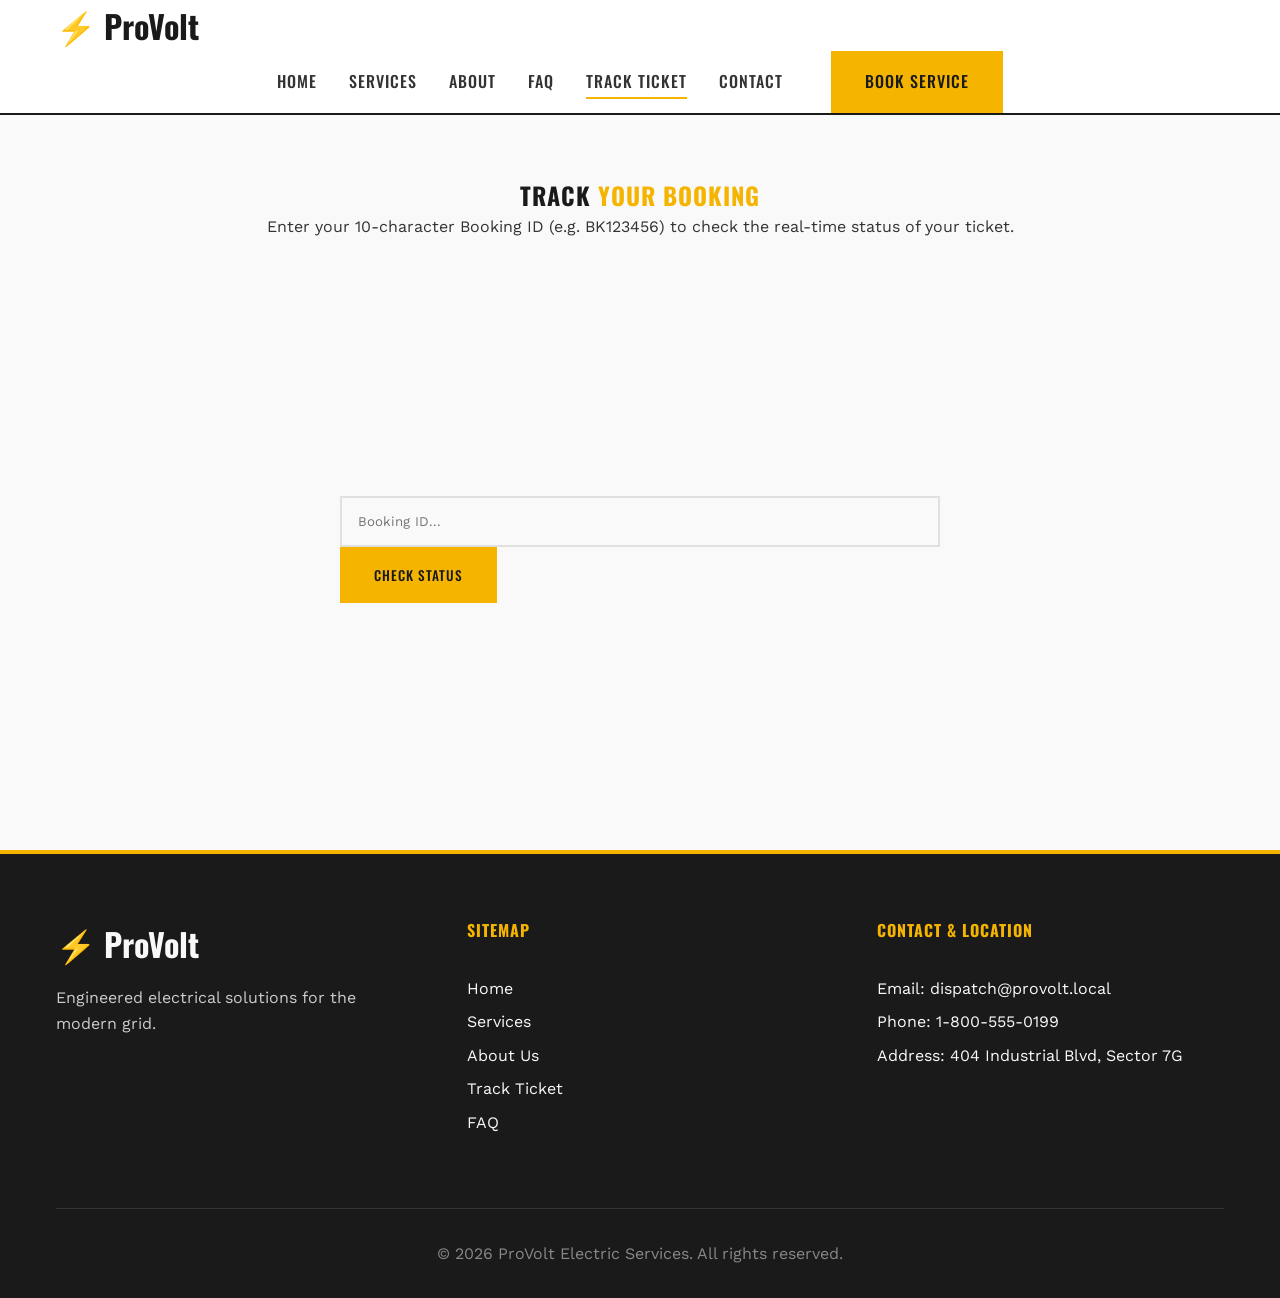
<file: track.html>
<!DOCTYPE html>
<html lang="en">
<head>
  <meta charset="UTF-8">
  <meta name="viewport" content="width=device-width, initial-scale=1.0">
  <title>Track Booking | ProVolt Electric Services</title>
  
  <link rel="stylesheet" href="css/style.css">
  <link rel="stylesheet" href="css/animations.css">
  <link rel="stylesheet" href="css/responsive.css">
</head>
<body>
  <!-- Loading overlay -->
  <div id="global-loader" class="loader-wrapper"><div class="loader"></div></div>

  <!-- Navbar -->
  <header class="navbar" id="navbar">
    <div class="container flex-between" style="height: 100%;">
      <div class="logo">
        <span class="logo-icon">⚡</span> <a href="index.html">ProVolt</a>
      </div>
      <nav id="nav-links" class="nav-links flex-center">
        <a href="index.html">Home</a>
        <a href="services.html">Services</a>
        <a href="about.html">About</a>
        <a href="faq.html">FAQ</a>
        <a href="track.html" class="active">Track Ticket</a>
        <a href="contact.html">Contact</a>
        <a href="booking.html" class="btn btn-primary" style="margin-left: var(--space-sm);">Book Service</a>
      </nav>
      <button class="mobile-menu-btn" id="mobile-menu-btn" aria-label="Toggle menu">☰</button>
    </div>
  </header>

  <main style="padding-top: 5rem;">
    <!-- Tracker Intro -->
    <section class="section-padding">
      <div class="container text-center reveal">
        <div class="section-header">
          <h1>Track <span class="text-primary">Your Booking</span></h1>
          <p>Enter your 10-character Booking ID (e.g. BK123456) to check the real-time status of your ticket.</p>
        </div>
      </div>
    </section>

    <!-- Tracker Form & Results -->
    <section class="section-padding" style="background-color: var(--clr-bg); min-height: 50vh;">
      <div class="container">
        
        <div style="max-width: 600px; margin: 0 auto;" class="reveal">
          <form id="track-form" class="form-group flex-center" style="gap: 1rem;">
            <input type="text" id="track-id" class="form-control" placeholder="Booking ID..." required style="flex-grow: 1;">
            <button type="submit" class="btn btn-primary">Check Status</button>
          </form>

          <div id="track-result" style="margin-top: 3rem; display: none;">
            <div class="card" style="border-left: 4px solid var(--clr-primary);">
              <h3 style="margin-bottom: 0.5rem; display: flex; justify-content: space-between;">
                <span>Ticket Info</span>
                <span id="res-id" class="text-primary"></span>
              </h3>
              <p><strong>Customer Name:</strong> <span id="res-name"></span></p>
              <p><strong>Service Requested:</strong> <span id="res-service"></span></p>
              <p><strong>Scheduled Date:</strong> <span id="res-date"></span></p>
              
              <div id="allocated-time-container" style="display: none; background: #eef2f7; padding: 1rem; margin-top: 1rem; border-radius: 4px; border-left: 4px solid var(--clr-primary);">
                <strong style="color: var(--clr-dominant);">Admin Allotted Time:</strong> <span id="res-allocated" style="font-weight: 600; color: #333;"></span>
              </div>
              
              <div style="margin-top: 1.5rem; padding: 1rem; background: var(--clr-surface); border-radius: 4px; text-align: center;">
                <h4 style="margin-bottom: 0.5rem;">Current Status</h4>
                <div id="res-status" style="font-size: 1.5rem; font-weight: 700; color: var(--clr-primary); text-transform: uppercase;">
                  PENDING
                </div>
              </div>
            </div>
          </div>
          
          <div id="track-error" style="margin-top: 2rem; display: none; text-align: center; color: red;">
            Booking ID not found. Please verify your ID or contact dispatch.
          </div>
        </div>

      </div>
    </section>
  </main>

  <footer class="footer">
    <div class="container">
      <div class="grid footer-grid">
        <div class="footer-col">
          <div class="logo" style="margin-bottom: 1rem;">
            <span class="logo-icon">⚡</span> <span style="color: var(--clr-bg);">ProVolt</span>
          </div>
          <p style="color: #ccc;">Engineered electrical solutions for the modern grid.</p>
        </div>
        <div class="footer-col">
          <h4>Sitemap</h4>
          <ul>
            <li><a href="index.html">Home</a></li>
            <li><a href="services.html">Services</a></li>
            <li><a href="about.html">About Us</a></li>
            <li><a href="track.html">Track Ticket</a></li>
            <li><a href="faq.html">FAQ</a></li>
          </ul>
        </div>
        <div class="footer-col">
          <h4>Contact & Location</h4>
          <ul>
            <li>Email: dispatch@provolt.local</li>
            <li>Phone: 1-800-555-0199</li>
            <li>Address: 404 Industrial Blvd, Sector 7G</li>
          </ul>
        </div>
      </div>
      <div class="footer-bottom">
        <p>&copy; <script>document.write(new Date().getFullYear())</script> ProVolt Electric Services. All rights reserved.</p>
      </div>
    </div>
  </footer>

  <script src="js/main.js"></script>
  <script>
    document.addEventListener('DOMContentLoaded', () => {
      const trackForm = document.getElementById('track-form');
      const trackResult = document.getElementById('track-result');
      const trackError = document.getElementById('track-error');

      trackForm.addEventListener('submit', (e) => {
        e.preventDefault();
        const searchId = document.getElementById('track-id').value.trim().toUpperCase();
        
        const bookings = JSON.parse(localStorage.getItem('provolt_bookings') || '[]');
        const found = bookings.find(b => b.id.toUpperCase() === searchId);

        if (found) {
          document.getElementById('res-id').textContent = found.id;
          document.getElementById('res-name').textContent = found.name;
          document.getElementById('res-service').textContent = found.service;
          document.getElementById('res-date').textContent = found.date;
          
          const allocContainer = document.getElementById('allocated-time-container');
          if (found.allocatedTime && found.allocatedTime.trim() !== '') {
            document.getElementById('res-allocated').textContent = found.allocatedTime;
            allocContainer.style.display = 'block';
          } else {
            allocContainer.style.display = 'none';
          }

          const statusElem = document.getElementById('res-status');
          statusElem.textContent = found.status;
          
          // Color code based on status
          let color = 'var(--clr-primary)';
          if(found.status === 'Cancelled') color = 'red';
          if(found.status === 'Completed' || found.status === 'Booked') color = 'green';
          if(found.status === 'Surveyed') color = 'teal';
          
          statusElem.style.color = color;

          trackError.style.display = 'none';
          trackResult.style.display = 'block';
        } else {
          trackResult.style.display = 'none';
          trackError.style.display = 'block';
        }
      });
    });
  </script>
</body>
</html>
</file>
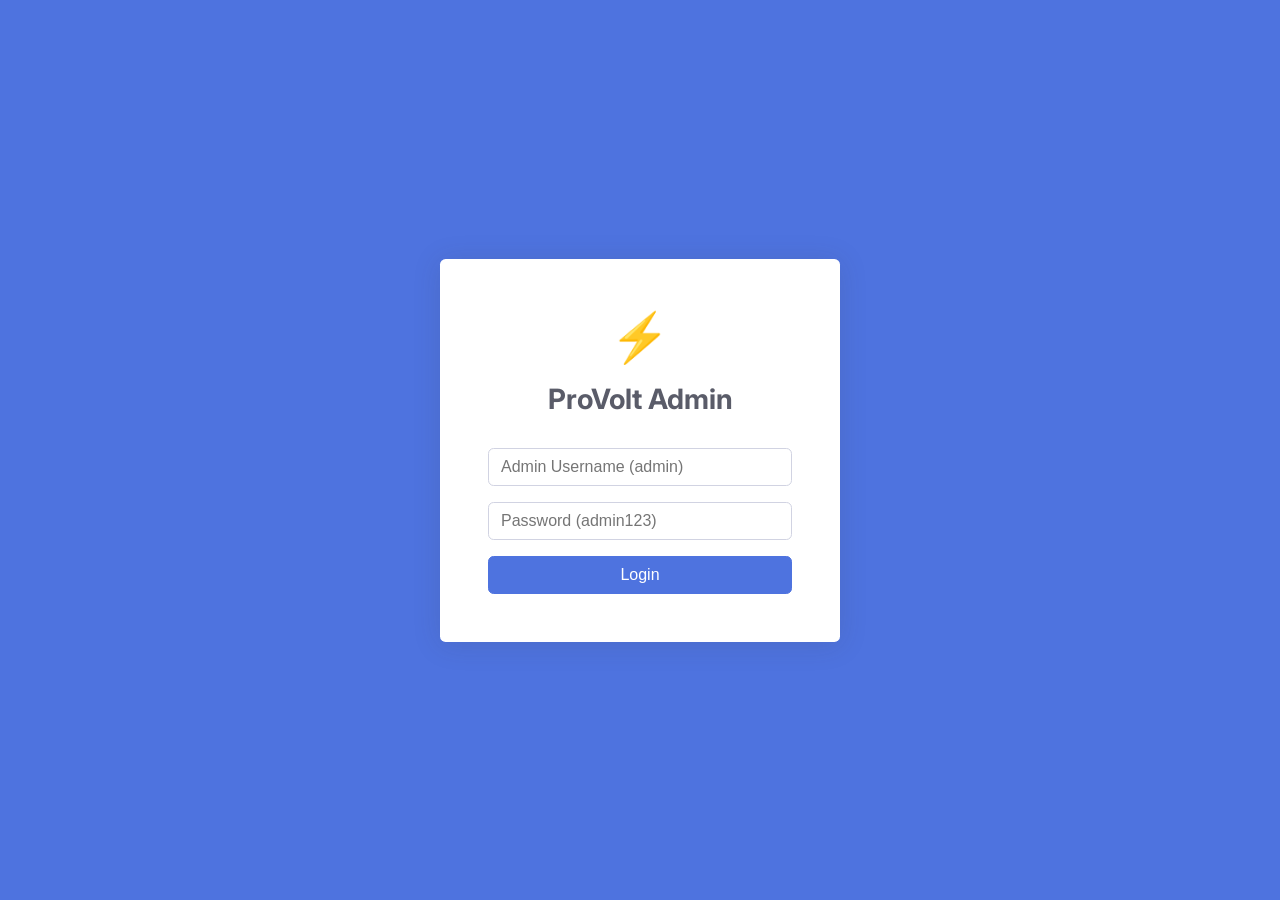
<file: admin/appearance.html>
<!DOCTYPE html>
<html lang="en">
<head>
  <meta charset="UTF-8">
  <meta name="viewport" content="width=device-width, initial-scale=1.0">
  <title>Appearance - ProVolt Admin</title>
  <link rel="stylesheet" href="css/admin.css">
  <style>
    .image-preview {
      width: 100px;
      height: 100px;
      object-fit: cover;
      margin-top: 5px;
      border: 2px solid #ccc;
      border-radius: 4px;
      display: block;
      background: #f1f1f1;
    }
  </style>
</head>
<body>
  <div class="wrapper">
    <nav class="sidebar">
      <div class="sidebar-header">⚡ ProVolt Admin</div>
      <ul class="sidebar-nav">
        <li><a href="dashboard.html">Dashboard</a></li>
        <li><a href="bookings.html">Bookings</a></li>
        <li><a href="messages.html">Messages</a></li>
        <li><a href="services.html">Services</a></li>
        <li><a href="appearance.html" class="active">Appearance</a></li>
        <li><a href="settings.html">Settings</a></li>
      </ul>
    </nav>

    <div class="main-content">
      <div class="topbar">
        <h3>Appearance Config</h3>
        <div class="topbar-right">
          <span style="font-weight: 600;">Admin</span>
          <button id="logout-btn" class="btn btn-sm btn-danger">Logout</button>
        </div>
      </div>

      <div class="content-body" style="max-width: 800px;">
        
        <!-- Custom Colors -->



        <div class="card mb-3">
          <div class="card-header">Custom Theme Builder</div>
          <div class="card-body">
            <p style="margin-bottom: 1rem; color: #555;">Manually define exact layout colors to reskin every Card and layout element to any style.</p>
            <form id="custom-theme-form">
              <div class="form-group" style="display: flex; gap: 1rem; align-items: center; margin-bottom: 1rem;">
                <input type="color" id="color-primary" value="#f4b400" style="width: 50px; height: 50px; padding: 0; cursor: pointer;">
                <div>
                  <label style="margin-bottom: 0;">Primary Accent Color</label>
                  <small style="display: block; color: #888;">Used for buttons, highlights, and borders.</small>
                </div>
              </div>
              <div class="form-group" style="display: flex; gap: 1rem; align-items: center; margin-bottom: 1rem;">
                <input type="color" id="color-dominant" value="#1a1a1a" style="width: 50px; height: 50px; padding: 0; cursor: pointer;">
                <div>
                  <label style="margin-bottom: 0;">Dominant Header Color</label>
                  <small style="display: block; color: #888;">Used for heavy headers and footers.</small>
                </div>
              </div>
              <div class="form-group" style="display: flex; gap: 1rem; align-items: center; margin-bottom: 1rem;">
                <input type="color" id="color-surface" value="#f9f9f9" style="width: 50px; height: 50px; padding: 0; cursor: pointer;">
                <div>
                  <label style="margin-bottom: 0;">Card Surface Background</label>
                  <small style="display: block; color: #888;">Edits the background color of every Card and interface element.</small>
                </div>
              </div>
              <button type="submit" class="btn btn-primary mt-1">Apply Custom Colors</button>
              <button type="button" class="btn btn-danger mt-1" style="margin-left: 10px;" id="reset-colors">Reset Defaults</button>
            </form>
          </div>
        </div>

        <!-- Staff Images -->
        <div class="card">
          <div class="card-header">Team Roster Pictures</div>
          <div class="card-body">
            <p style="margin-bottom: 1rem; color: #555;">Upload pictures to an online host (like Imgur) and paste the exact direct link here.<br><strong style="color:#d9534f; font-weight: 600;">*Optimal Specific Resolution: 1:1 Aspect Ratio (e.g. 400x400px minimum) for best display.</strong></p>
            <form id="staff-form">
              
              <div class="form-group">
                <label>Chief Operating Officer (URL)</label>
                <input type="text" id="staff-1-url" class="form-control" placeholder="https://example.com/image1.jpg">
              </div>

              <div class="form-group">
                <label>Master Electrician (URL)</label>
                <input type="text" id="staff-2-url" class="form-control" placeholder="https://example.com/image2.jpg">
              </div>

              <div class="form-group">
                <label>Lead Grid Specialist (URL)</label>
                <input type="text" id="staff-3-url" class="form-control" placeholder="https://example.com/image3.jpg">
              </div>
              
              <button type="submit" class="btn btn-primary mt-3">Save Team Pictures</button>
            </form>
          </div>
        </div>

      </div>
    </div>
  </div>

  <script src="js/auth.js"></script>
  <script src="js/appearance.js"></script>
</body>
</html>
</file>
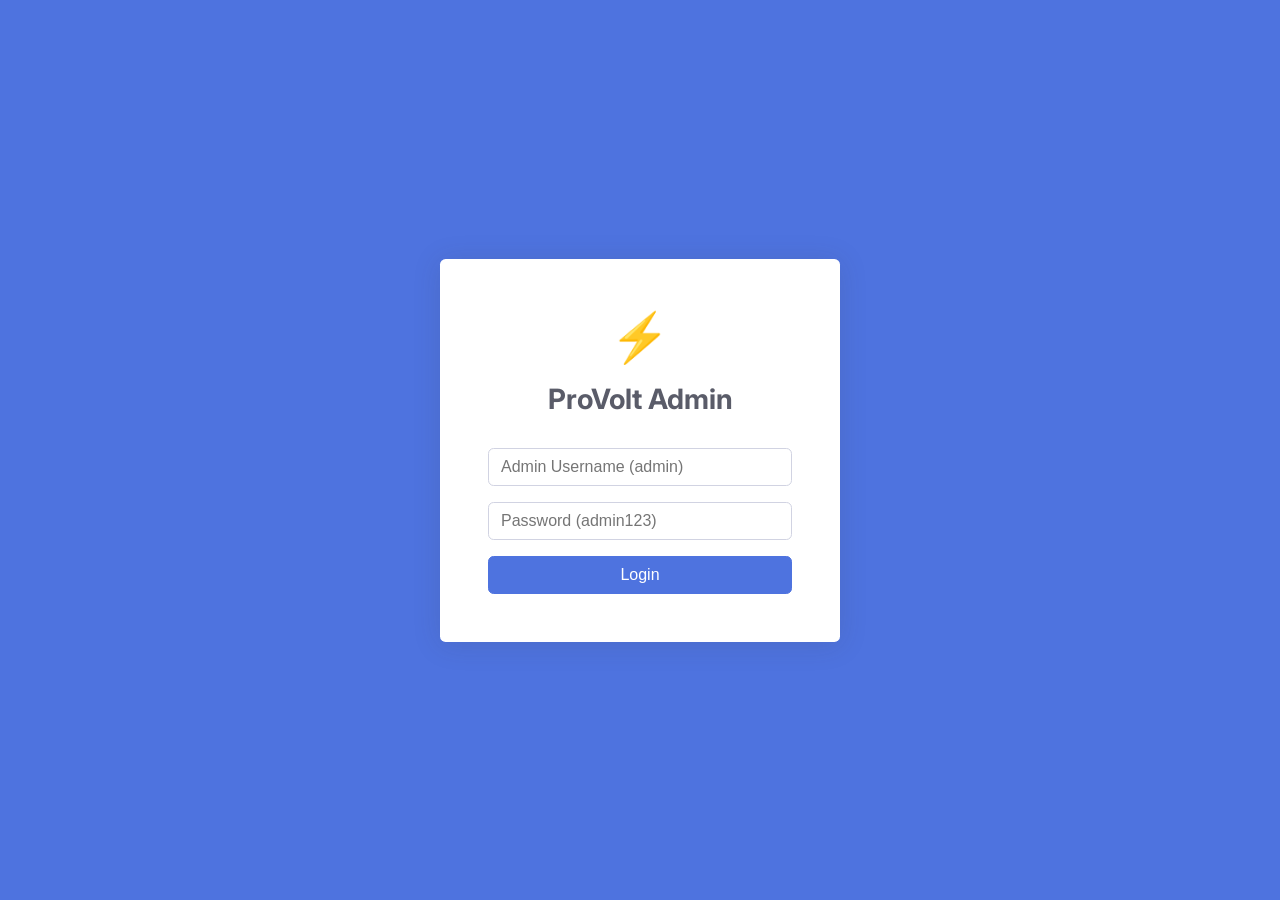
<file: admin/login.html>
<!DOCTYPE html>
<html lang="en">
<head>
  <meta charset="UTF-8">
  <meta name="viewport" content="width=device-width, initial-scale=1.0">
  <title>Admin Login - ProVolt</title>
  <link rel="stylesheet" href="css/admin.css">
</head>
<body class="bg-auth">
  <div class="auth-card">
    <div style="font-size: 3rem; margin-bottom: 1rem;">⚡</div>
    <h1 style="margin-bottom: 2rem; color: var(--admin-dark);">ProVolt Admin</h1>
    
    <form id="admin-login-form">
      <div class="form-group">
        <input type="text" id="username" class="form-control" placeholder="Admin Username (admin)" required>
      </div>
      <div class="form-group">
        <input type="password" id="password" class="form-control" placeholder="Password (admin123)" required>
      </div>
      <div id="login-error" style="color: var(--admin-danger); font-size: 0.85rem; display:none; margin-bottom: 1rem;"></div>
      <button type="submit" class="btn btn-primary" style="width: 100%;">Login</button>
    </form>
  </div>

  <script src="js/auth.js"></script>
</body>
</html>
</file>
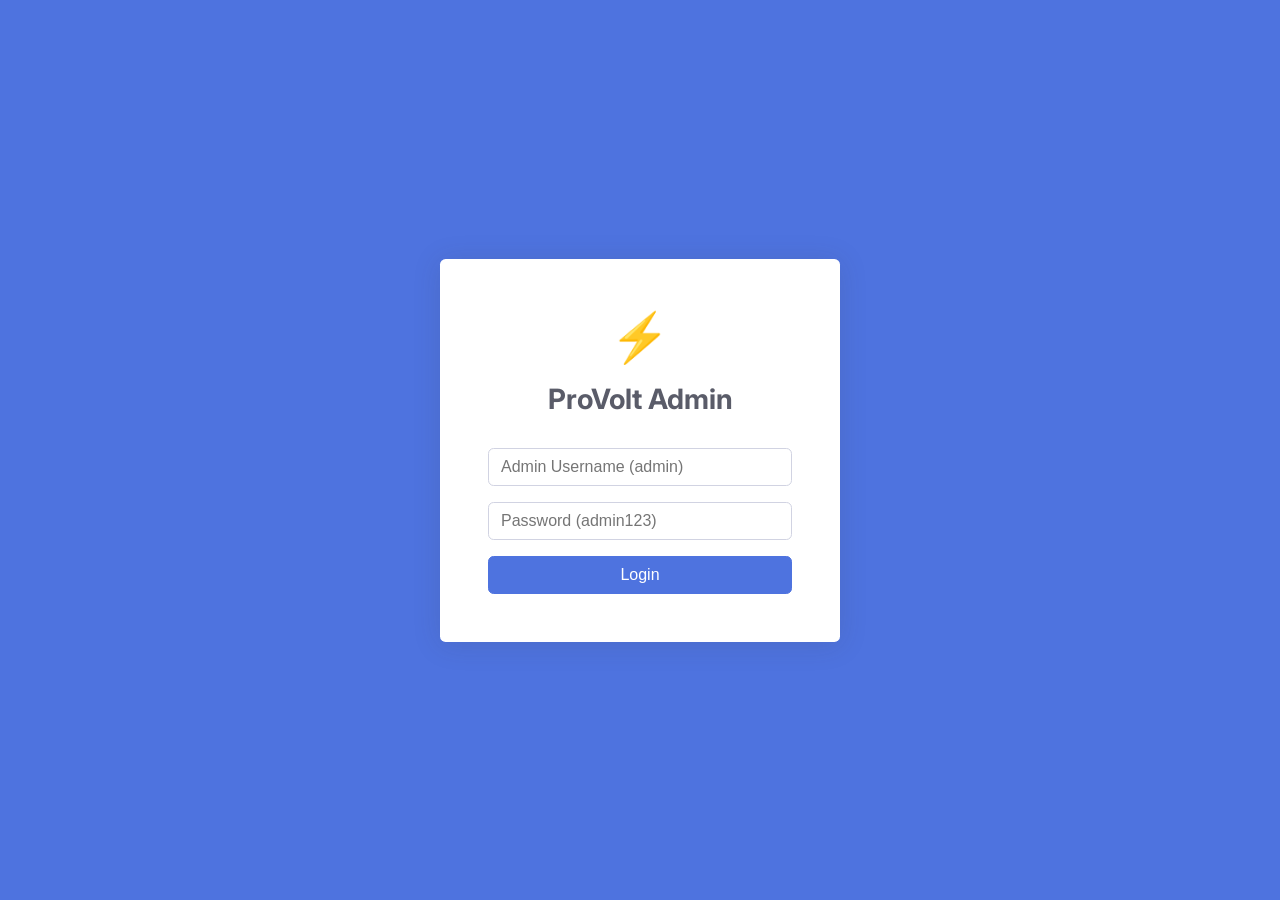
<file: admin/services.html>
<!DOCTYPE html>
<html lang="en">
<head>
  <meta charset="UTF-8">
  <meta name="viewport" content="width=device-width, initial-scale=1.0">
  <title>Services - ProVolt Admin</title>
  <link rel="stylesheet" href="css/admin.css">
</head>
<body>
  <div class="wrapper">
    <nav class="sidebar">
      <div class="sidebar-header">⚡ ProVolt Admin</div>
      <ul class="sidebar-nav">
        <li><a href="dashboard.html">Dashboard</a></li>
        <li><a href="bookings.html">Bookings</a></li>
        <li><a href="messages.html">Messages</a></li>
        <li><a href="services.html" class="active">Services</a></li>
        <li><a href="appearance.html">Appearance</a></li>
        <li><a href="settings.html">Settings</a></li>
      </ul>
    </nav>

    <div class="main-content">
      <div class="topbar">
        <h3>Service Catalog Config</h3>
        <div class="topbar-right">
          <span style="font-weight: 600;">Admin</span>
          <button id="logout-btn" class="btn btn-sm btn-danger">Logout</button>
        </div>
      </div>

      <div class="content-body">
        <div class="card">
          <div class="card-header d-flex justify-between align-center">
            <span>Public Service Listing (Live Sync)</span>
            <button class="btn btn-sm btn-primary" onclick="window.ModalUtils.open('addModal')">+ Add Service</button>
          </div>
          <div class="card-body">
            <div class="table-responsive">
              <table>
                <thead>
                  <tr>
                    <th>Service Reference</th>
                    <th>Classification Title</th>
                    <th>Operational Description</th>
                    <th>Controls</th>
                  </tr>
                </thead>
                <tbody id="services-body">
                </tbody>
              </table>
            </div>
          </div>
        </div>
      </div>
    </div>
  </div>

  <div class="modal" id="addModal">
    <div class="modal-content">
      <form id="service-form">
        <div class="modal-header">
          <h4 style="margin: 0;">Add New Capability</h4>
          <button type="button" onclick="window.ModalUtils.close('addModal')" class="btn btn-sm btn-danger">X</button>
        </div>
        <div class="modal-body">
          <div class="form-group">
            <label>Service Title</label>
            <input type="text" id="s-title" class="form-control" required>
          </div>
          <div class="form-group">
            <label>Full Description Context</label>
            <textarea id="s-desc" class="form-control" rows="3" required></textarea>
          </div>
        </div>
        <div class="modal-footer">
          <button type="submit" class="btn btn-primary">Save to System</button>
        </div>
      </form>
    </div>
  </div>

  <script src="js/auth.js"></script>
  <script src="js/services.js"></script>
</body>
</html>
</file>
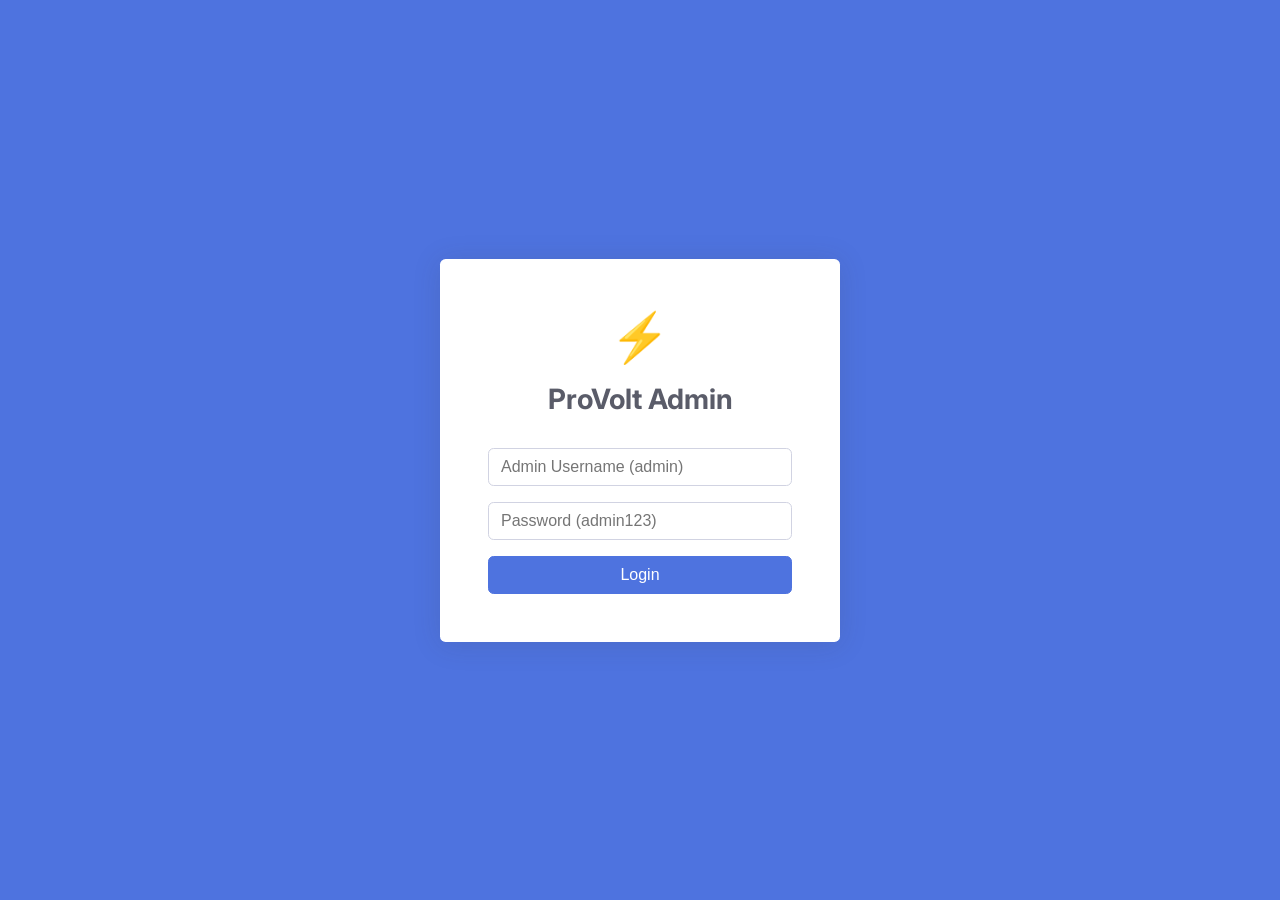
<file: admin/settings.html>
<!DOCTYPE html>
<html lang="en">
<head>
  <meta charset="UTF-8">
  <meta name="viewport" content="width=device-width, initial-scale=1.0">
  <title>Settings - ProVolt Admin</title>
  <link rel="stylesheet" href="css/admin.css">
</head>
<body>
  <div class="wrapper">
    <nav class="sidebar">
      <div class="sidebar-header">⚡ ProVolt Admin</div>
      <ul class="sidebar-nav">
        <li><a href="dashboard.html">Dashboard</a></li>
        <li><a href="bookings.html">Bookings</a></li>
        <li><a href="messages.html">Messages</a></li>
        <li><a href="services.html">Services</a></li>
        <li><a href="appearance.html">Appearance</a></li>
        <li><a href="settings.html" class="active">Settings</a></li>
      </ul>
    </nav>

    <div class="main-content">
      <div class="topbar">
        <h3>System Configuration</h3>
        <div class="topbar-right">
          <span style="font-weight: 600;">Admin</span>
          <button id="logout-btn" class="btn btn-sm btn-danger">Logout</button>
        </div>
      </div>

      <div class="content-body" style="max-width: 800px;">
        <div class="card">
          <div class="card-header">Public Facing Constants</div>
          <div class="card-body">
            <form id="settings-form">
              <div class="form-group">
                <label>Company Display Phone</label>
                <input type="text" id="set-phone" class="form-control">
              </div>
              <div class="form-group">
                <label>Master Email Address</label>
                <input type="email" id="set-email" class="form-control">
              </div>
              <div class="form-group">
                <label>Physical HQ Address</label>
                <input type="text" id="set-address" class="form-control">
              </div>
              <div class="form-group">
                <label>Operating Hours Text</label>
                <input type="text" id="set-hours" class="form-control">
              </div>
              
              <button type="submit" class="btn btn-primary mt-3">Finalize Config</button>
            </form>
          </div>
        </div>

        <div class="card">
          <div class="card-header">Admin Credentials & Notification Config</div>
          <div class="card-body">
            <form id="auth-settings-form">
              <div class="form-group">
                <label>Admin Login Username</label>
                <input type="text" id="set-admin-user" class="form-control" required placeholder="admin">
              </div>
              <div class="form-group">
                <label>Admin Login Password</label>
                <input type="password" id="set-admin-pass" class="form-control" required placeholder="Leave blank to keep unchanged">
              </div>
              <div class="form-group">
                <label>Additional Admin Mails (Comma separated)</label>
                <input type="text" id="set-admin-mails" class="form-control" placeholder="admin2@domain.com, admin3@domain.com">
                <small style="color:#888;">System will CC notifications to these specific addresses.</small>
              </div>
              
              <button type="submit" class="btn btn-danger mt-3">Update Security Credentials</button>
            </form>
          </div>
        </div>
      </div>
    </div>
  </div>

  <script src="js/auth.js"></script>
  <script src="js/settings.js"></script>
</body>
</html>
</file>
<file: css/style.css>
@import url('https://fonts.googleapis.com/css2?family=Oswald:wght@400;500;700&family=Work+Sans:wght@400;500;600&display=swap');

/* --- CSS Variables: Industrial Utilitarian --- */
:root {
  --clr-dominant: #1a1a1a;
  --clr-primary: #f4b400; /* Electric Yellow */
  --clr-accent: #2c7be5;  /* Accent Blue */
  --clr-bg: #f9f9f9;     
  --clr-surface: #ffffff;
  --clr-text: #333333;
  --clr-text-muted: #555555;
  --clr-border: #e0e0e0;
  
  --font-display: 'Oswald', sans-serif;
  --font-body: 'Work Sans', sans-serif;
  
  --space-xs: 0.5rem;
  --space-sm: 1rem;
  --space-md: 2rem;
  --space-lg: 4rem;
  --space-xl: 6rem;
  
  --radius-sm: 2px; /* Brutalist/Industrial sharp edges mostly */
  --radius-md: 4px;
}

/* --- Resets & Base --- */
* {
  margin: 0;
  padding: 0;
  box-sizing: border-box;
}

html {
  font-size: 16px;
  scroll-behavior: smooth;
}

body {
  font-family: var(--font-body);
  color: var(--clr-text);
  background-color: var(--clr-bg);
  line-height: 1.6;
  overflow-x: hidden;
}

h1, h2, h3, h4, h5, h6 {
  font-family: var(--font-display);
  font-weight: 700;
  color: var(--clr-dominant);
  text-transform: uppercase;
  letter-spacing: 1px;
}

a {
  text-decoration: none;
  color: inherit;
  transition: color 0.3s ease;
}

ul {
  list-style: none;
}

img {
  max-width: 100%;
  height: auto;
  display: block;
}

/* --- Typography --- */
.text-primary { color: var(--clr-primary); }
.text-accent { color: var(--clr-accent); }
.text-light { color: var(--clr-bg); }

/* --- Layout Utilities --- */
.container {
  max-width: 1200px;
  margin: 0 auto;
  padding: 0 var(--space-sm);
}

.section-padding {
  padding: var(--space-xl) 0;
}

.grid {
  display: grid;
  gap: var(--space-md);
}

.flex {
  display: flex;
}

.flex-center {
  align-items: center;
  justify-content: center;
}

.flex-between {
  justify-content: space-between;
  align-items: center;
}

/* --- Components --- */
.btn {
  display: inline-block;
  font-family: var(--font-display);
  font-weight: 500;
  text-transform: uppercase;
  letter-spacing: 1px;
  padding: 1rem 2rem;
  border: 2px solid transparent;
  cursor: pointer;
  transition: all 0.3s ease;
}

.btn-primary {
  background-color: var(--clr-primary);
  color: var(--clr-dominant);
}

.btn-primary:hover {
  background-color: transparent;
  border-color: var(--clr-primary);
  color: var(--clr-primary);
}

.btn-outline {
  background-color: transparent;
  border-color: var(--clr-dominant);
  color: var(--clr-dominant);
}

.btn-outline:hover {
  background-color: var(--clr-dominant);
  color: var(--clr-bg);
}

/* --- Navbar (Industrial sticky) --- */
.navbar {
  position: fixed;
  top: 0;
  width: 100%;
  background-color: var(--clr-surface);
  border-bottom: 2px solid var(--clr-dominant);
  z-index: 1000;
  transition: all 0.3s ease;
}

.navbar .container {
  height: 80px;
}

.logo {
  font-family: var(--font-display);
  font-size: 2rem;
  font-weight: 700;
  color: var(--clr-dominant);
  display: flex;
  align-items: center;
  gap: 0.5rem;
}

.logo-icon {
  color: var(--clr-primary);
}

.nav-links {
  display: flex;
  gap: var(--space-md);
}

.nav-links a {
  font-family: var(--font-display);
  font-weight: 500;
  text-transform: uppercase;
  letter-spacing: 1px;
  position: relative;
}

.nav-links a::after {
  content: '';
  position: absolute;
  left: 0;
  bottom: -4px;
  width: 0;
  height: 2px;
  background-color: var(--clr-primary);
  transition: width 0.3s ease;
}

.nav-links a:hover::after,
.nav-links a.active::after {
  width: 100%;
}

.mobile-menu-btn {
  display: none;
  font-size: 2rem;
  background: none;
  border: none;
  color: var(--clr-dominant);
  cursor: pointer;
}

/* --- Hero Section --- */
.hero {
  padding-top: calc(80px + var(--space-xl));
  padding-bottom: var(--space-xl);
  background-color: var(--clr-dominant);
  color: var(--clr-bg);
  position: relative;
  overflow: hidden;
}

.hero::after {
  content: '';
  position: absolute;
  top: 0;
  left: 0;
  width: 100%;
  height: 100%;
  background-image: url('data:image/svg+xml;utf8,<svg width="40" height="40" viewBox="0 0 40 40" xmlns="http://www.w3.org/2000/svg"><g fill="%23222" fill-rule="evenodd"><path d="M0 40L40 0H20L0 20M40 40V20L20 40"/></g></svg>');
  opacity: 0.3;
  z-index: 1;
}

.hero-content {
  position: relative;
  z-index: 2;
  max-width: 800px;
}

.hero h1 {
  color: var(--clr-bg);
  font-size: 4.5rem;
  line-height: 1.1;
  margin-bottom: var(--space-sm);
}

.hero p {
  font-size: 1.25rem;
  margin-bottom: var(--space-md);
  color: #ccc;
  max-width: 600px;
}

/* --- Section Headers --- */
.section-header {
  text-align: center;
  margin-bottom: var(--space-lg);
  position: relative;
}

.section-header h2 {
  font-size: 2.5rem;
  display: inline-block;
  padding-bottom: 0.5rem;
  border-bottom: 4px solid var(--clr-primary);
}

/* --- Service Cards (Utilitarian) --- */
.service-cards {
  grid-template-columns: repeat(auto-fit, minmax(300px, 1fr));
}

.card {
  background-color: var(--clr-surface);
  border: 2px solid var(--clr-border);
  padding: var(--space-md);
  transition: transform 0.3s ease, border-color 0.3s ease, box-shadow 0.3s ease;
  position: relative;
}

.card:hover {
  transform: translateY(-5px);
  border-color: var(--clr-primary);
  box-shadow: 8px 8px 0px var(--clr-dominant);
}

.card-icon {
  font-size: 3rem;
  color: var(--clr-primary);
  margin-bottom: var(--space-sm);
}

.card h3 {
  font-size: 1.5rem;
  margin-bottom: var(--space-sm);
}

/* --- Floating Elements --- */
.floating-widget {
  position: fixed;
  bottom: 2rem;
  right: 2rem;
  z-index: 999;
  display: flex;
  flex-direction: column;
  gap: 1rem;
}

.float-btn {
  width: 60px;
  height: 60px;
  border-radius: 50%;
  display: flex;
  align-items: center;
  justify-content: center;
  font-size: 1.5rem;
  color: var(--clr-surface);
  box-shadow: 0 4px 10px rgba(0,0,0,0.3);
  transition: transform 0.3s ease;
}

.float-btn.whatsapp { background-color: #25D366; }
.float-btn.back-top { background-color: var(--clr-dominant); display: none; }
.float-btn:hover { transform: scale(1.1); }

/* --- Footer --- */
.footer {
  background-color: var(--clr-dominant);
  color: var(--clr-bg);
  padding: var(--space-lg) 0 var(--space-md);
  border-top: 4px solid var(--clr-primary);
}

.footer-grid {
  grid-template-columns: repeat(auto-fit, minmax(250px, 1fr));
  gap: var(--space-lg);
  margin-bottom: var(--space-lg);
}

.footer-col h4 {
  color: var(--clr-primary);
  margin-bottom: var(--space-md);
}

.footer-col ul li {
  margin-bottom: 0.5rem;
}

.footer-col a:hover {
  color: var(--clr-primary);
}

.footer-bottom {
  text-align: center;
  padding-top: var(--space-md);
  border-top: 1px solid #333;
  color: #888;
}

/* --- Forms (Industrial styling) --- */
.form-group {
  margin-bottom: var(--space-sm);
}

.form-group label {
  display: block;
  font-family: var(--font-display);
  text-transform: uppercase;
  margin-bottom: 0.5rem;
  font-size: 0.9rem;
}

.form-control {
  width: 100%;
  padding: 1rem;
  font-family: var(--font-body);
  border: 2px solid var(--clr-border);
  background-color: var(--clr-bg);
  transition: border-color 0.3s ease;
}

.form-control:focus {
  outline: none;
  border-color: var(--clr-primary);
}

.error-message {
  color: #d93025;
  font-size: 0.8rem;
  margin-top: 0.25rem;
  display: none;
}

.form-group.error .form-control {
  border-color: #d93025;
}
.form-group.error .error-message {
  display: block;
}

/* --- Process Section --- */
.process-grid {
  grid-template-columns: repeat(auto-fit, minmax(200px, 1fr));
  gap: var(--space-md);
  text-align: center;
}

.process-step {
  position: relative;
}

.process-step-number {
  width: 60px;
  height: 60px;
  background-color: var(--clr-primary);
  color: var(--clr-dominant);
  font-family: var(--font-display);
  font-size: 1.5rem;
  font-weight: 700;
  display: flex;
  align-items: center;
  justify-content: center;
  margin: 0 auto var(--space-sm);
  border: 2px solid var(--clr-dominant);
}

/* --- Trust / Stats --- */
.stats-grid {
  grid-template-columns: repeat(auto-fit, minmax(200px, 1fr));
  background-color: var(--clr-primary);
  border: 2px solid var(--clr-dominant);
  padding: var(--space-md);
}

.stat-item {
  text-align: center;
  color: var(--clr-dominant);
}

.stat-item h3 {
  font-size: 3rem;
  margin-bottom: 0;
}

/* --- Emergency Banner --- */
.emergency-banner {
  background-color: var(--clr-accent);
  color: var(--clr-surface);
  text-align: center;
  padding: var(--space-lg) 0;
  border-top: 10px solid var(--clr-dominant);
  border-bottom: 10px solid var(--clr-dominant);
}

.emergency-banner h2 {
  color: var(--clr-surface);
}

/* --- Service Details --- */
.service-header {
  background-color: var(--clr-dominant);
  color: var(--clr-surface);
  padding: var(--space-xl) 0 var(--space-lg);
  text-align: center;
}
.service-header h1 {
  color: var(--clr-primary);
  font-size: 3.5rem;
}
.service-content-grid {
  grid-template-columns: 2fr 1fr;
  gap: var(--space-lg);
}
.service-img-placeholder {
  width: 100%;
  height: 400px;
  background-color: var(--clr-border);
  display: flex;
  align-items: center;
  justify-content: center;
  margin-bottom: var(--space-md);
  border: 2px solid var(--clr-dominant);
  position: relative;
  overflow: hidden;
}
.service-img-placeholder::after {
  content: 'IMAGE PLACEHOLDER';
  font-family: var(--font-display);
  font-size: 1.5rem;
  color: var(--clr-text-muted);
}
.service-sidebar {
  border: 2px solid var(--clr-dominant);
  padding: var(--space-md);
  background: var(--clr-surface);
  height: fit-content;
}
.service-sidebar .price-range {
  font-family: var(--font-display);
  font-size: 2rem;
  color: var(--clr-primary);
  margin-bottom: var(--space-sm);
  background: var(--clr-dominant);
  padding: 1rem;
  text-align: center;
}
.features-list li {
  padding-left: 1.5rem;
  position: relative;
  margin-bottom: 0.5rem;
}
.features-list li::before {
  content: '►';
  position: absolute;
  left: 0;
  color: var(--clr-primary);
  font-size: 0.8rem;
  top: 4px;
}

/* --- FAQ Accordion --- */
.faq-item {
  border: 2px solid var(--clr-border);
  margin-bottom: var(--space-sm);
  background: var(--clr-surface);
}
.faq-question {
  padding: 1.5rem;
  cursor: pointer;
  display: flex;
  justify-content: space-between;
  align-items: center;
  font-family: var(--font-display);
  font-size: 1.2rem;
  font-weight: 500;
  text-transform: uppercase;
}
.faq-question:hover {
  background-color: #f0f0f0;
}
.faq-question i {
  transition: transform 0.3s ease;
}
.faq-answer {
  padding: 0 1.5rem;
  max-height: 0;
  overflow: hidden;
  transition: max-height 0.3s ease, padding 0.3s ease;
}
.faq-item.active .faq-answer {
  padding: 0 1.5rem 1.5rem;
  max-height: 500px; /* arbitrary large value */
}
.faq-item.active .faq-question i {
  transform: rotate(180deg);
}

/* --- Comparison Table --- */
.table-wrapper {
  overflow-x: auto;
  border: 2px solid var(--clr-dominant);
}
table {
  width: 100%;
  border-collapse: collapse;
}
th, td {
  padding: 1rem;
  border: 1px solid var(--clr-border);
  text-align: center;
}
th {
  background-color: var(--clr-dominant);
  color: var(--clr-primary);
  font-family: var(--font-display);
  text-transform: uppercase;
}
tr:nth-child(even) {
  background-color: #f0f0f0;
}
</file>
<file: css/animations.css>
/* --- Animations --- */

/* Scroll Reveal */
.reveal {
  opacity: 0;
  transform: translateY(30px);
  transition: all 0.8s ease;
}

.reveal.active {
  opacity: 1;
  transform: translateY(0);
}

/* Loading Overlay */
.loader-wrapper {
  position: fixed;
  top: 0;
  left: 0;
  width: 100%;
  height: 100%;
  background: var(--clr-dominant);
  display: flex;
  align-items: center;
  justify-content: center;
  z-index: 9999;
  transition: opacity 0.5s ease;
}

.loader {
  width: 50px;
  height: 50px;
  border: 5px solid var(--clr-border);
  border-top-color: var(--clr-primary);
  border-radius: 50%;
  animation: spin 1s linear infinite;
}

@keyframes spin {
  from { transform: rotate(0deg); }
  to { transform: rotate(360deg); }
}

/* Popup Animation */
@keyframes slideUp {
  from { opacity: 0; transform: translateY(50px); }
  to { opacity: 1; transform: translateY(0); }
}

.popup-modal {
  animation: slideUp 0.4s ease forwards;
}

/* Slide in from right (for slider) */
@keyframes slideInRight {
  from { transform: translateX(100%); opacity: 0; }
  to { transform: translateX(0); opacity: 1; }
}

.slide-in {
  animation: slideInRight 0.5s ease forwards;
}

/* Continuous pulse for emergency banner */
@keyframes emergencyPulse {
  0% { background-color: var(--clr-accent); }
  50% { background-color: #1a5ab5; }
  100% { background-color: var(--clr-accent); }
}

.emergency-banner {
  animation: emergencyPulse 2s infinite;
}
</file>
<file: css/responsive.css>
/* --- Responsive Breakpoints --- */

@media (max-width: 1024px) {
  .hero h1 {
    font-size: 3.5rem;
  }
}

@media (max-width: 768px) {
  .nav-links {
    position: absolute;
    top: 80px;
    left: -100%;
    width: 100%;
    height: calc(100vh - 80px);
    background-color: var(--clr-surface);
    border-right: 2px solid var(--clr-dominant);
    flex-direction: column;
    align-items: center;
    justify-content: center;
    transition: left 0.3s ease;
  }
  
  .nav-links.active {
    left: 0;
  }
  
  .mobile-menu-btn {
    display: block;
  }

  .hero h1 {
    font-size: 2.5rem;
  }
  
  .btn {
    padding: 0.8rem 1.5rem;
  }

  .service-content-grid {
    grid-template-columns: 1fr;
  }
  
  .service-header h1 {
    font-size: 2.5rem;
  }
}

@media (max-width: 480px) {
  :root {
    --space-xl: 4rem;
    --space-lg: 2.5rem;
    --space-md: 1.5rem;
  }
  
  .hero h1 {
    font-size: 2rem;
  }
  
  .stats-grid {
    grid-template-columns: 1fr;
  }

  .process-grid {
    grid-template-columns: 1fr;
  }
}
</file>
<file: admin/css/admin.css>
@import url('https://fonts.googleapis.com/css2?family=Inter:wght@400;500;600;700&display=swap');

:root {
  --admin-primary: #4e73df;
  --admin-success: #1cc88a;
  --admin-info: #36b9cc;
  --admin-warning: #f6c23e;
  --admin-danger: #e74a3b;
  --admin-dark: #5a5c69;
  --admin-bg: #f8f9fc;
  --admin-surface: #ffffff;
  --admin-border: #e3e6f0;
  --admin-text: #858796;
  --admin-text-dark: #5a5c69;
  
  --sidebar-width: 250px;
}

* {
  margin: 0;
  padding: 0;
  box-sizing: border-box;
}

body {
  font-family: 'Inter', sans-serif;
  background-color: var(--admin-bg);
  color: var(--admin-text);
  font-size: 14px;
}

a {
  text-decoration: none;
  color: var(--admin-primary);
}

.d-flex { display: flex; }
.justify-between { justify-content: space-between; }
.align-center { align-items: center; }

/* Wrapper & Sidebar */
.wrapper {
  display: flex;
  min-height: 100vh;
}

.sidebar {
  width: var(--sidebar-width);
  background-color: var(--admin-primary);
  color: #fff;
  flex-shrink: 0;
  transition: all 0.3s ease;
}

.sidebar-header {
  height: 70px;
  display: flex;
  align-items: center;
  justify-content: center;
  border-bottom: 1px solid rgba(255,255,255,0.1);
  font-size: 1.2rem;
  font-weight: 700;
  letter-spacing: 1px;
}

.sidebar-nav {
  padding: 1rem 0;
  list-style: none;
}

.sidebar-nav li a {
  display: flex;
  align-items: center;
  padding: 1rem 1.5rem;
  color: rgba(255,255,255,0.8);
  transition: all 0.2s ease;
}

.sidebar-nav li a:hover, .sidebar-nav li a.active {
  color: #fff;
  background: rgba(255,255,255,0.1);
  border-left: 4px solid #fff;
}

/* Main Content */
.main-content {
  flex-grow: 1;
  display: flex;
  flex-direction: column;
  overflow-x: hidden;
}

.topbar {
  height: 70px;
  background-color: var(--admin-surface);
  box-shadow: 0 0.15rem 1.75rem 0 rgba(58,59,69,0.15);
  display: flex;
  align-items: center;
  justify-content: space-between;
  padding: 0 2rem;
}

.topbar-right {
  display: flex;
  align-items: center;
  gap: 1.5rem;
}

.content-body {
  padding: 2rem;
  flex-grow: 1;
}

/* Cards */
.card {
  background: var(--admin-surface);
  border-radius: 0.35rem;
  box-shadow: 0 0.15rem 1.75rem 0 rgba(58,59,69,0.15);
  border: 1px solid var(--admin-border);
  margin-bottom: 1.5rem;
}

.card-header {
  padding: 1rem 1.25rem;
  background-color: #f8f9fc;
  border-bottom: 1px solid var(--admin-border);
  font-weight: 600;
  color: var(--admin-primary);
}

.card-body {
  padding: 1.25rem;
}

/* Stats Cards */
.stats-grid {
  display: grid;
  grid-template-columns: repeat(auto-fit, minmax(200px, 1fr));
  gap: 1.5rem;
  margin-bottom: 2rem;
}

.stat-card {
  border-left: 4px solid var(--admin-primary);
}
.stat-card.success { border-left-color: var(--admin-success); }
.stat-card.warning { border-left-color: var(--admin-warning); }

.stat-card .card-body {
  display: flex;
  justify-content: space-between;
  align-items: center;
}

.stat-title {
  text-transform: uppercase;
  font-size: 0.8rem;
  font-weight: 700;
  margin-bottom: 0.25rem;
}

.stat-value {
  font-size: 1.5rem;
  font-weight: 700;
  color: var(--admin-text-dark);
}

/* Tables */
.table-responsive {
  overflow-x: auto;
}

table {
  width: 100%;
  border-collapse: collapse;
}

th, td {
  padding: 0.75rem;
  border-top: 1px solid var(--admin-border);
  text-align: left;
}

th {
  border-bottom: 2px solid var(--admin-border);
  color: var(--admin-text-dark);
  font-weight: 600;
}

/* Badges */
.badge {
  padding: 0.25em 0.6em;
  font-size: 75%;
  font-weight: 700;
  line-height: 1;
  text-align: center;
  white-space: nowrap;
  vertical-align: baseline;
  border-radius: 0.35rem;
  color: #fff;
}
.badge-pending { background-color: var(--admin-warning); }
.badge-approved { background-color: var(--admin-primary); }
.badge-progress { background-color: var(--admin-info); }
.badge-completed { background-color: var(--admin-success); }
.badge-cancelled { background-color: var(--admin-danger); }

/* Forms & Buttons */
.btn {
  display: inline-block;
  font-weight: 400;
  color: #fff;
  text-align: center;
  vertical-align: middle;
  padding: 0.375rem 0.75rem;
  font-size: 1rem;
  line-height: 1.5;
  border-radius: 0.35rem;
  border: 1px solid transparent;
  cursor: pointer;
  transition: all 0.2s ease;
}
.btn-primary { background-color: var(--admin-primary); border-color: var(--admin-primary); }
.btn-danger { background-color: var(--admin-danger); border-color: var(--admin-danger); }
.btn-sm { padding: 0.25rem 0.5rem; font-size: 0.875rem; }

.form-control {
  display: block;
  width: 100%;
  padding: 0.375rem 0.75rem;
  font-size: 1rem;
  line-height: 1.5;
  color: #6e707e;
  background-color: #fff;
  position: relative;
  border: 1px solid #d1d3e2;
  border-radius: 0.35rem;
  transition: border-color 0.15s ease-in-out, box-shadow 0.15s ease-in-out;
}
.form-control:focus {
  border-color: #bac8f3;
  outline: 0;
  box-shadow: 0 0 0 0.2rem rgba(78,115,223,0.25);
}
.form-group { margin-bottom: 1rem; }

/* Modals */
.modal {
  display: none;
  position: fixed;
  top: 0; left: 0; width: 100%; height: 100%;
  background: rgba(0,0,0,0.5);
  z-index: 1000;
  align-items: center;
  justify-content: center;
}
.modal.active { display: flex; }
.modal-content {
  background: var(--admin-surface);
  width: 500px;
  max-width: 90%;
  border-radius: 0.35rem;
  box-shadow: 0 0.5rem 1rem rgba(0,0,0,0.15);
}
.modal-header {
  padding: 1rem;
  border-bottom: 1px solid var(--admin-border);
  display: flex;
  justify-content: space-between;
}
.modal-body { padding: 1rem; }
.modal-footer {
  padding: 1rem;
  border-top: 1px solid var(--admin-border);
  text-align: right;
}

/* Auth Pages */
.bg-auth {
  background-color: var(--admin-primary);
  height: 100vh;
  display: flex;
  align-items: center;
  justify-content: center;
}
.auth-card {
  width: 400px;
  background: #fff;
  border-radius: 0.35rem;
  box-shadow: 0 0.15rem 1.75rem 0 rgba(58,59,69,0.15);
  padding: 3rem;
  text-align: center;
}
</file>
